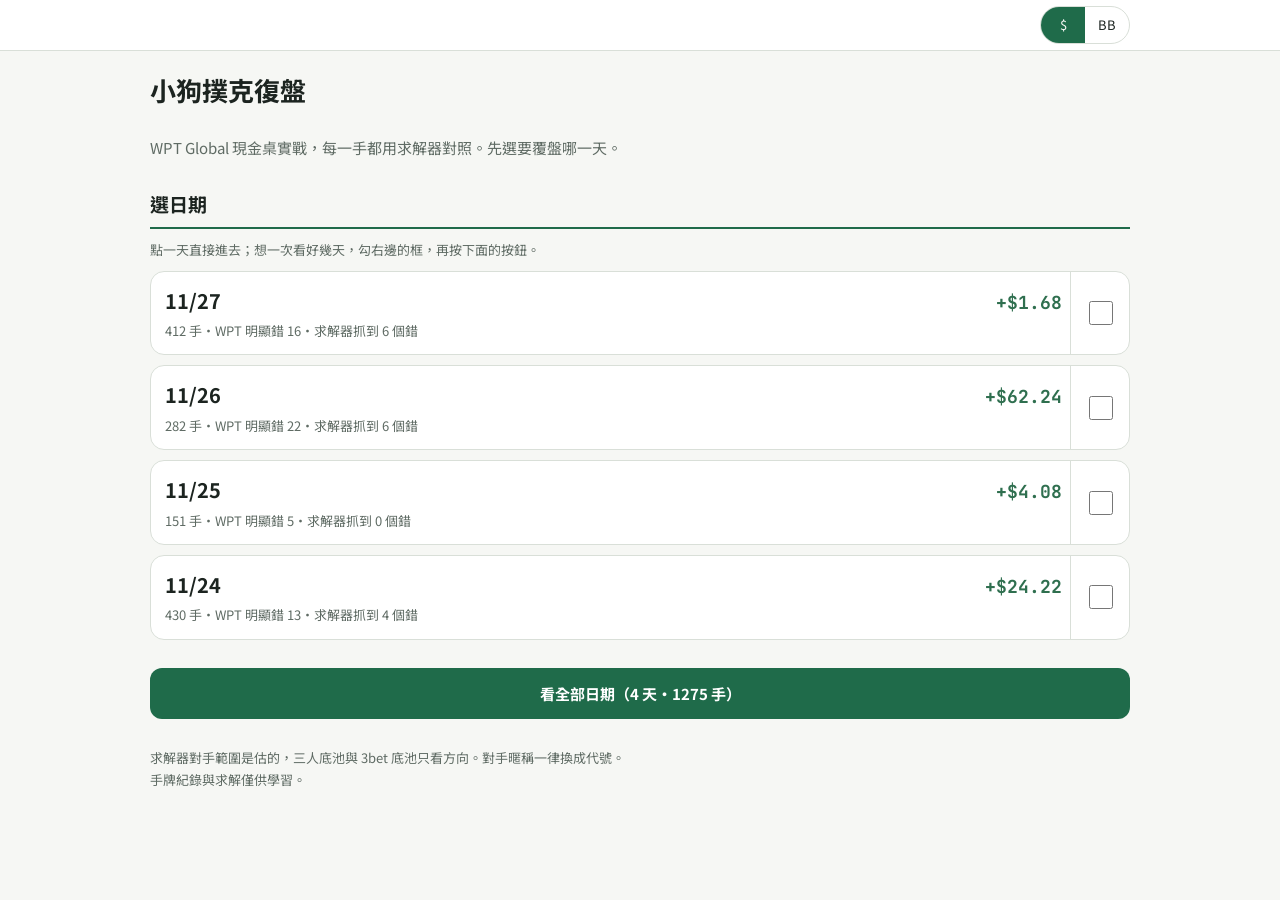
<file: index.html>
<!doctype html><html lang="zh-Hant"><head><meta charset="utf-8"><meta name="viewport" content="width=device-width,initial-scale=1,viewport-fit=cover"><meta name="robots" content="noindex,nofollow">
<link rel="manifest" href="manifest.webmanifest"><meta name="theme-color" content="#1f6b4a"><link rel="apple-touch-icon" href="apple-touch-icon.png"><link rel="icon" href="icon-192.png">
<meta name="apple-mobile-web-app-capable" content="yes"><meta name="mobile-web-app-capable" content="yes"><meta name="apple-mobile-web-app-title" content="牌譜復盤">
<script>if("serviceWorker" in navigator)addEventListener("load",function(){navigator.serviceWorker.register("sw.js")})</script>
<title>小狗撲克復盤</title>
<link rel="stylesheet" href="https://fonts.googleapis.com/css2?family=Noto+Sans+TC:wght@400;500;700&family=JetBrains+Mono:wght@400;600&display=swap">
<link rel="stylesheet" href="app.css?v=83345ce3">
</head><body>
<nav class="top" aria-label="導覽"><div class="topin"><a class="brand" id="back" href="#/" hidden>← 換日期</a><div class="jump" id="jump"></div><div class="seg" role="group" aria-label="金額單位"><button class="chip u" id="u-usd" data-u="usd" aria-pressed="true">$</button><button class="chip u" id="u-bb" data-u="bb" aria-pressed="false">BB</button></div></div></nav>
<main id="app"><p class="mute">載入中…</p></main>
<dialog id="hv" aria-label="完整牌譜"><div class="hvbar"><span class="cnt" id="hvcnt"></span><button class="ib" id="hvshare" aria-label="分享這手">↗ 分享</button><button class="ib" id="hvcopy" aria-label="複製這手的文字">📋 複製</button><button class="ib" id="hvunit" aria-label="切換金額單位">BB</button><button class="ib" id="hvclose" aria-label="關閉">✕ 關閉</button></div><div id="hvbody"></div><div class="hvfoot"><button class="ib" id="hvprev">‹ 上一手</button><button class="ib" id="hvnext">下一手 ›</button></div></dialog>
<script src="app.js?v=83345ce3"></script><script src="dialog.js?v=83345ce3"></script><script>PPH.start()</script>
</body></html>
</file>
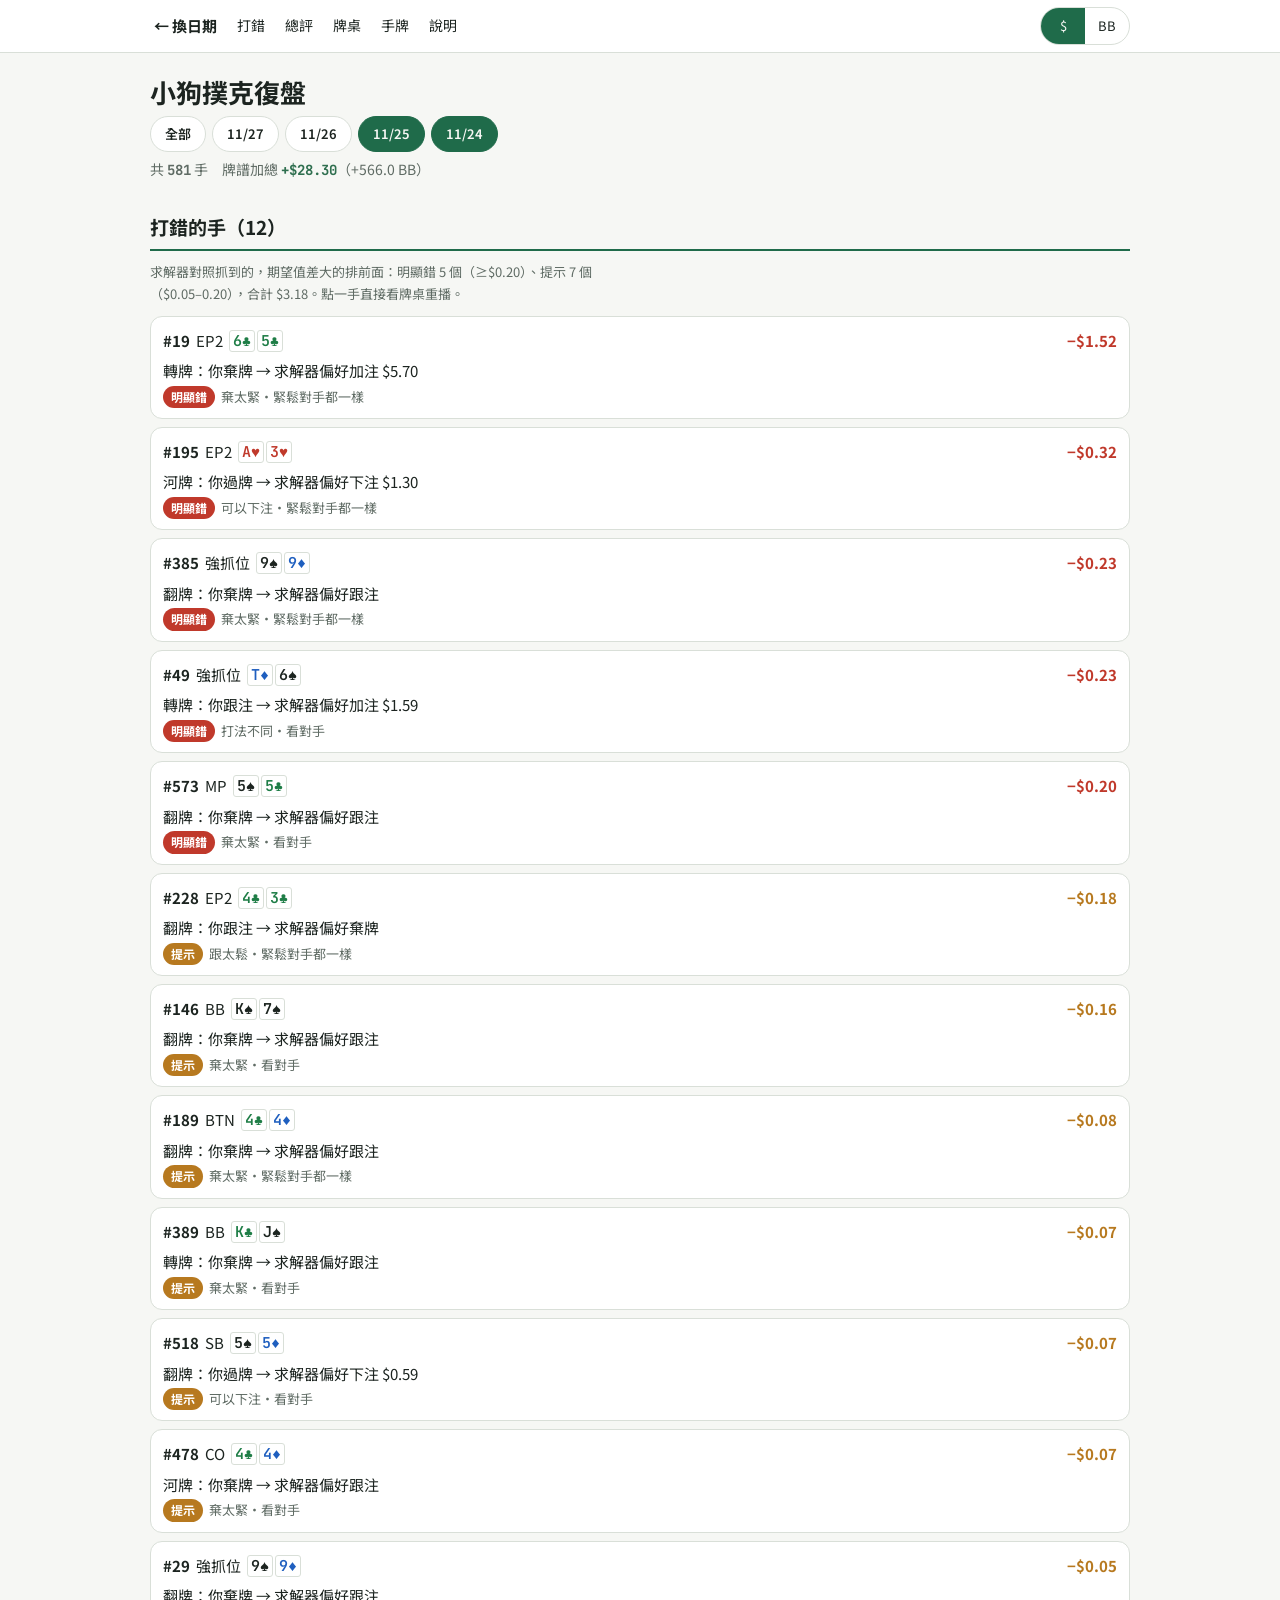
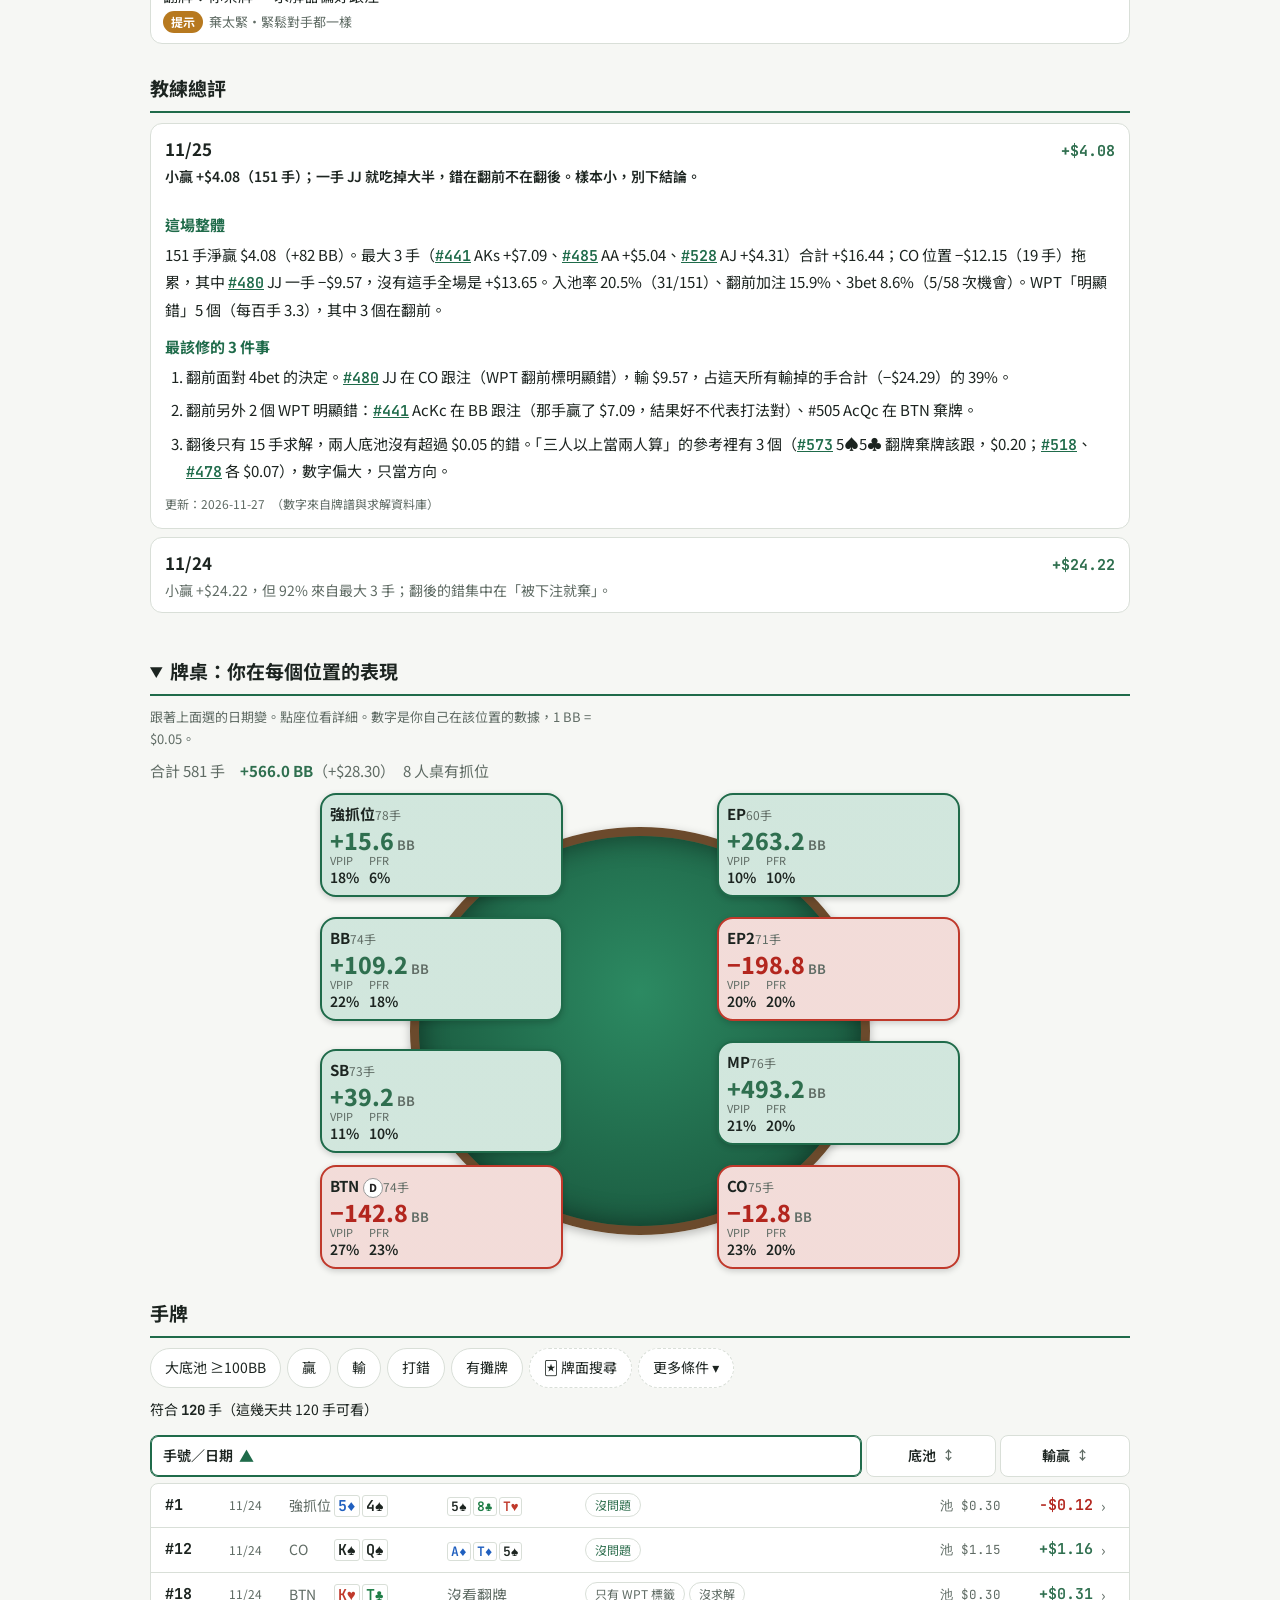
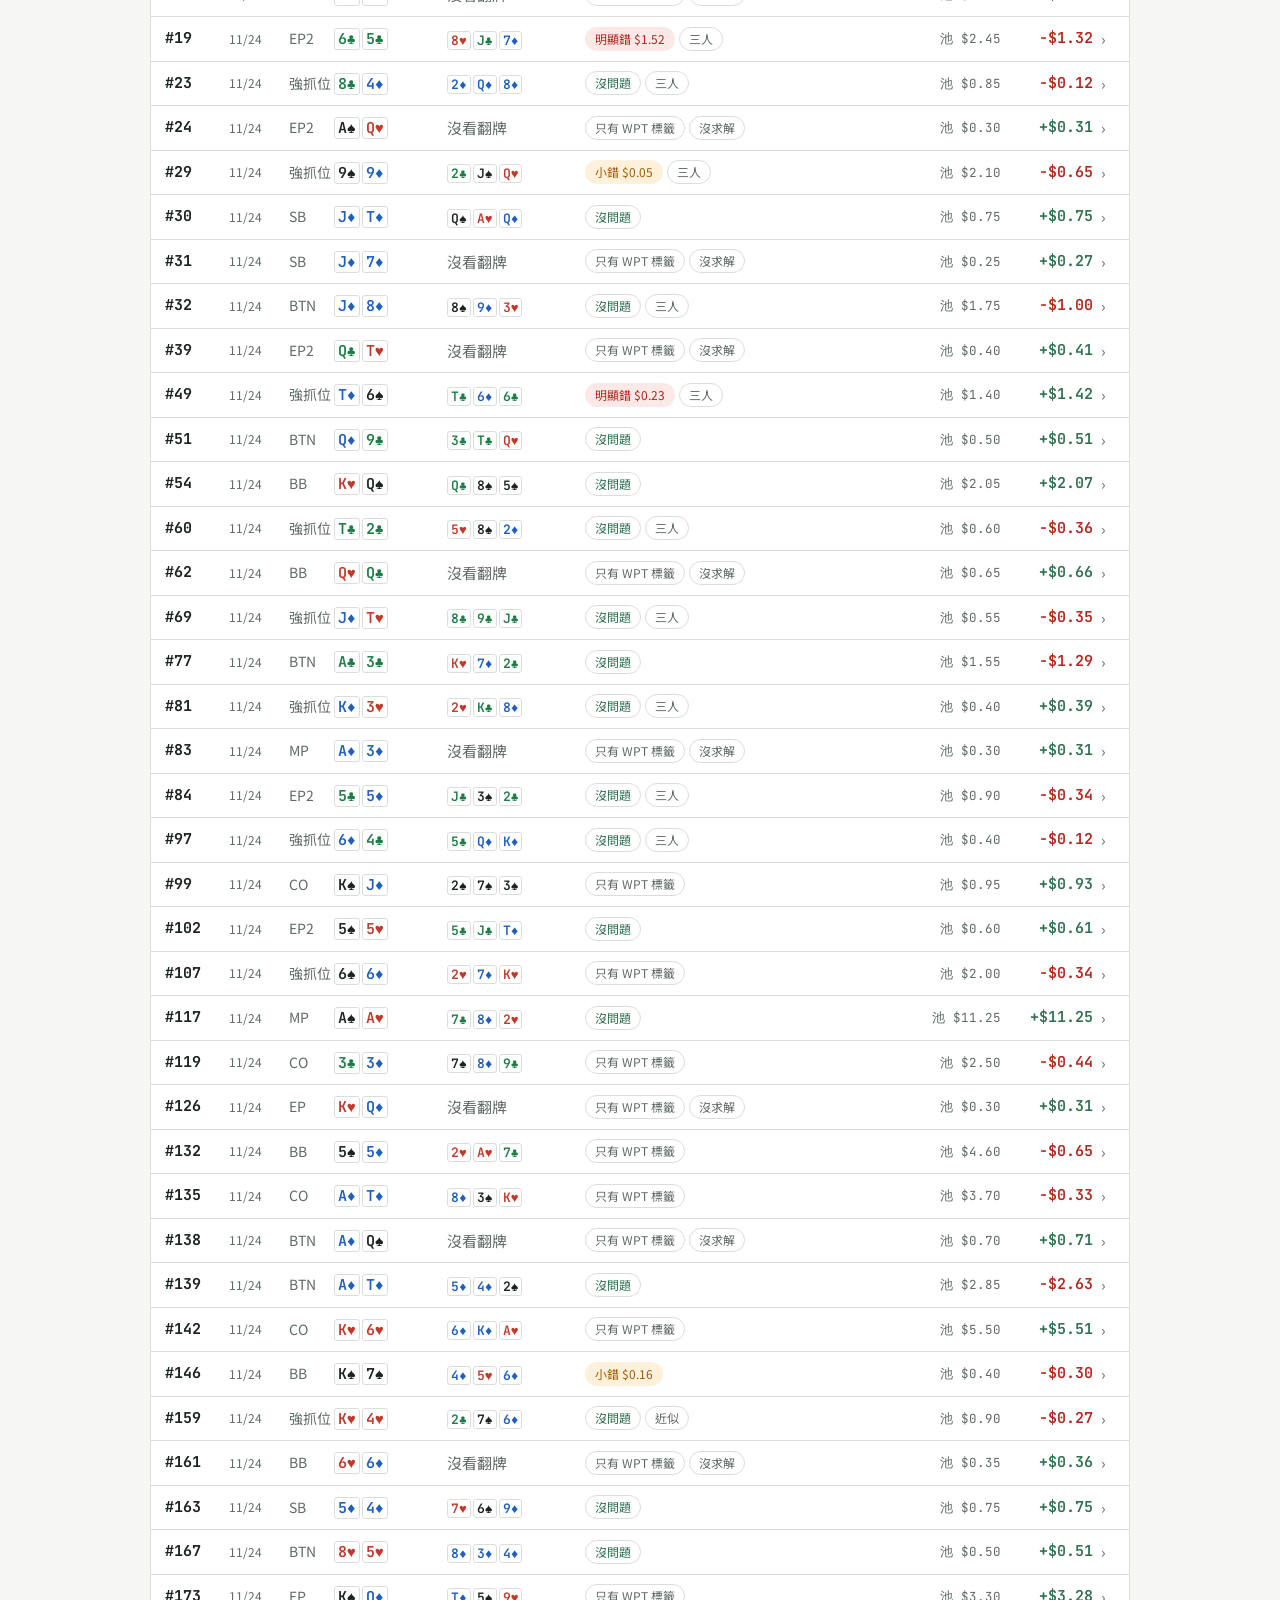
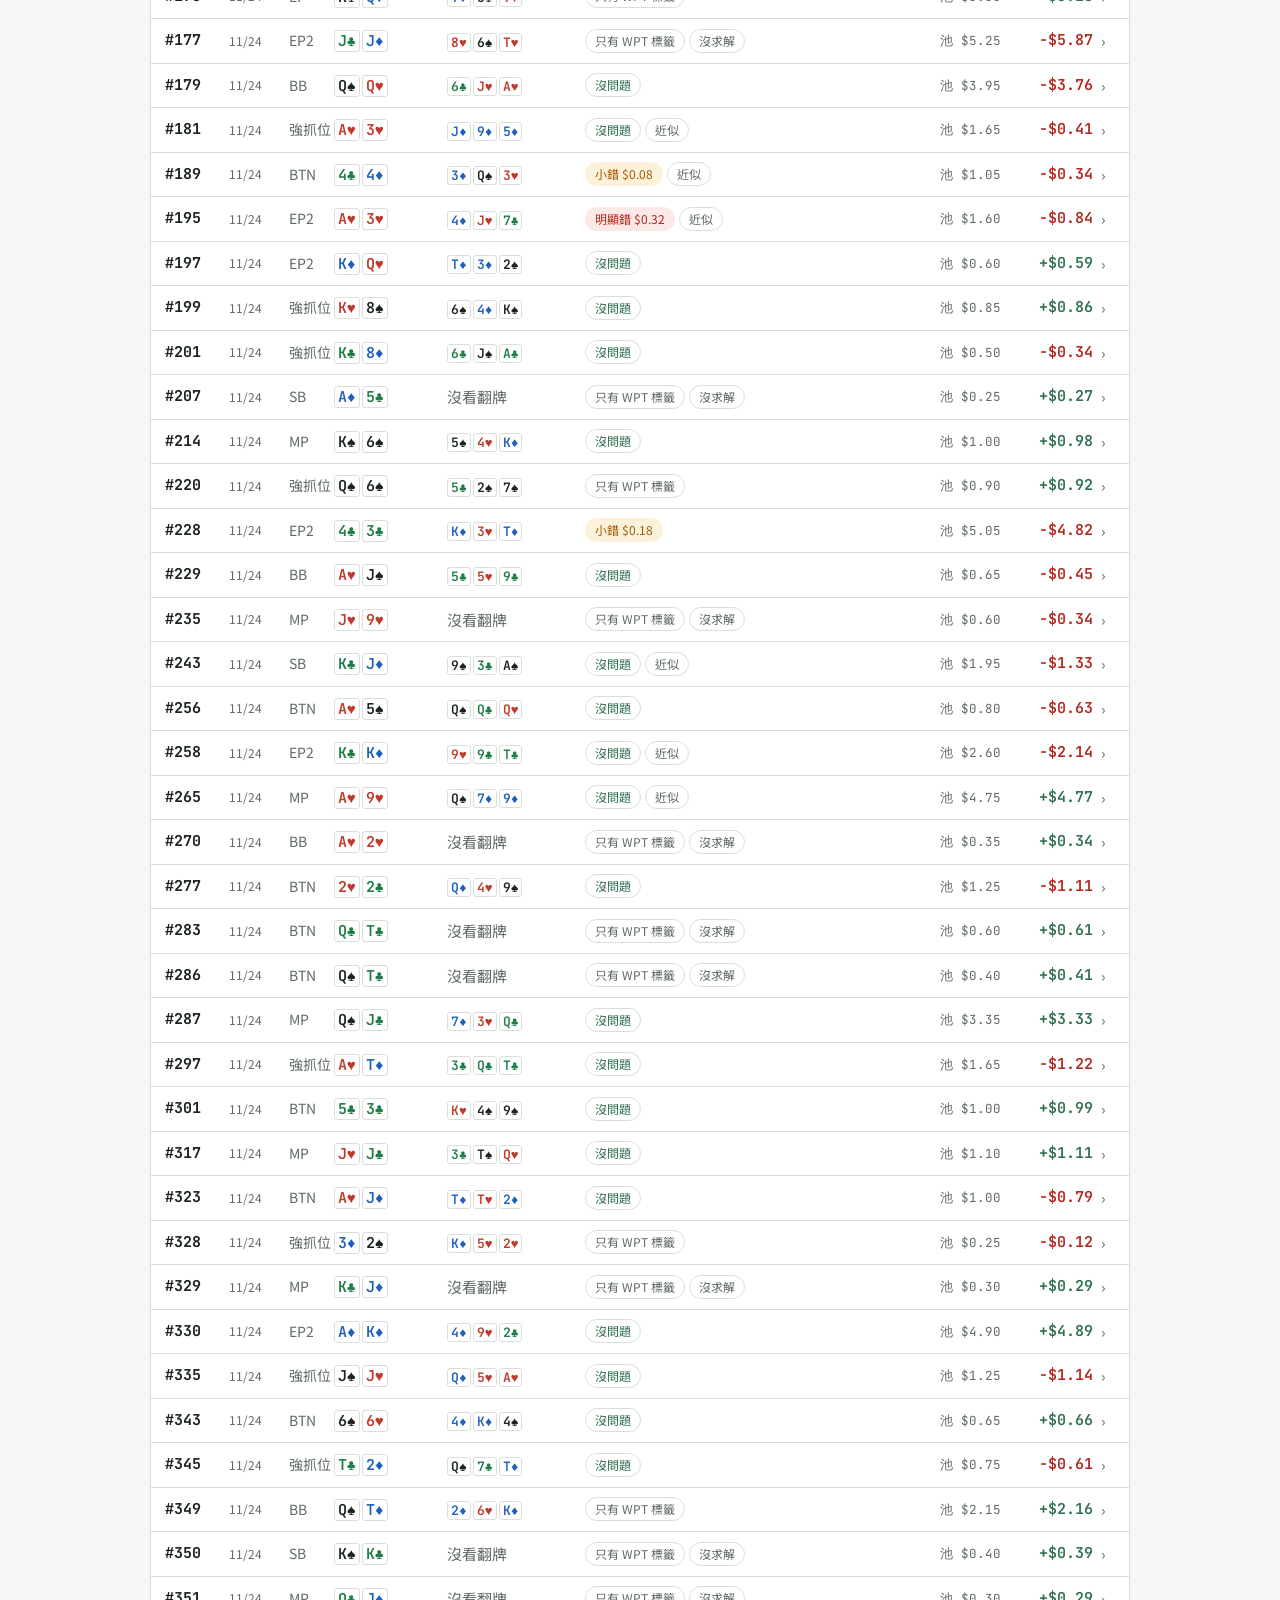
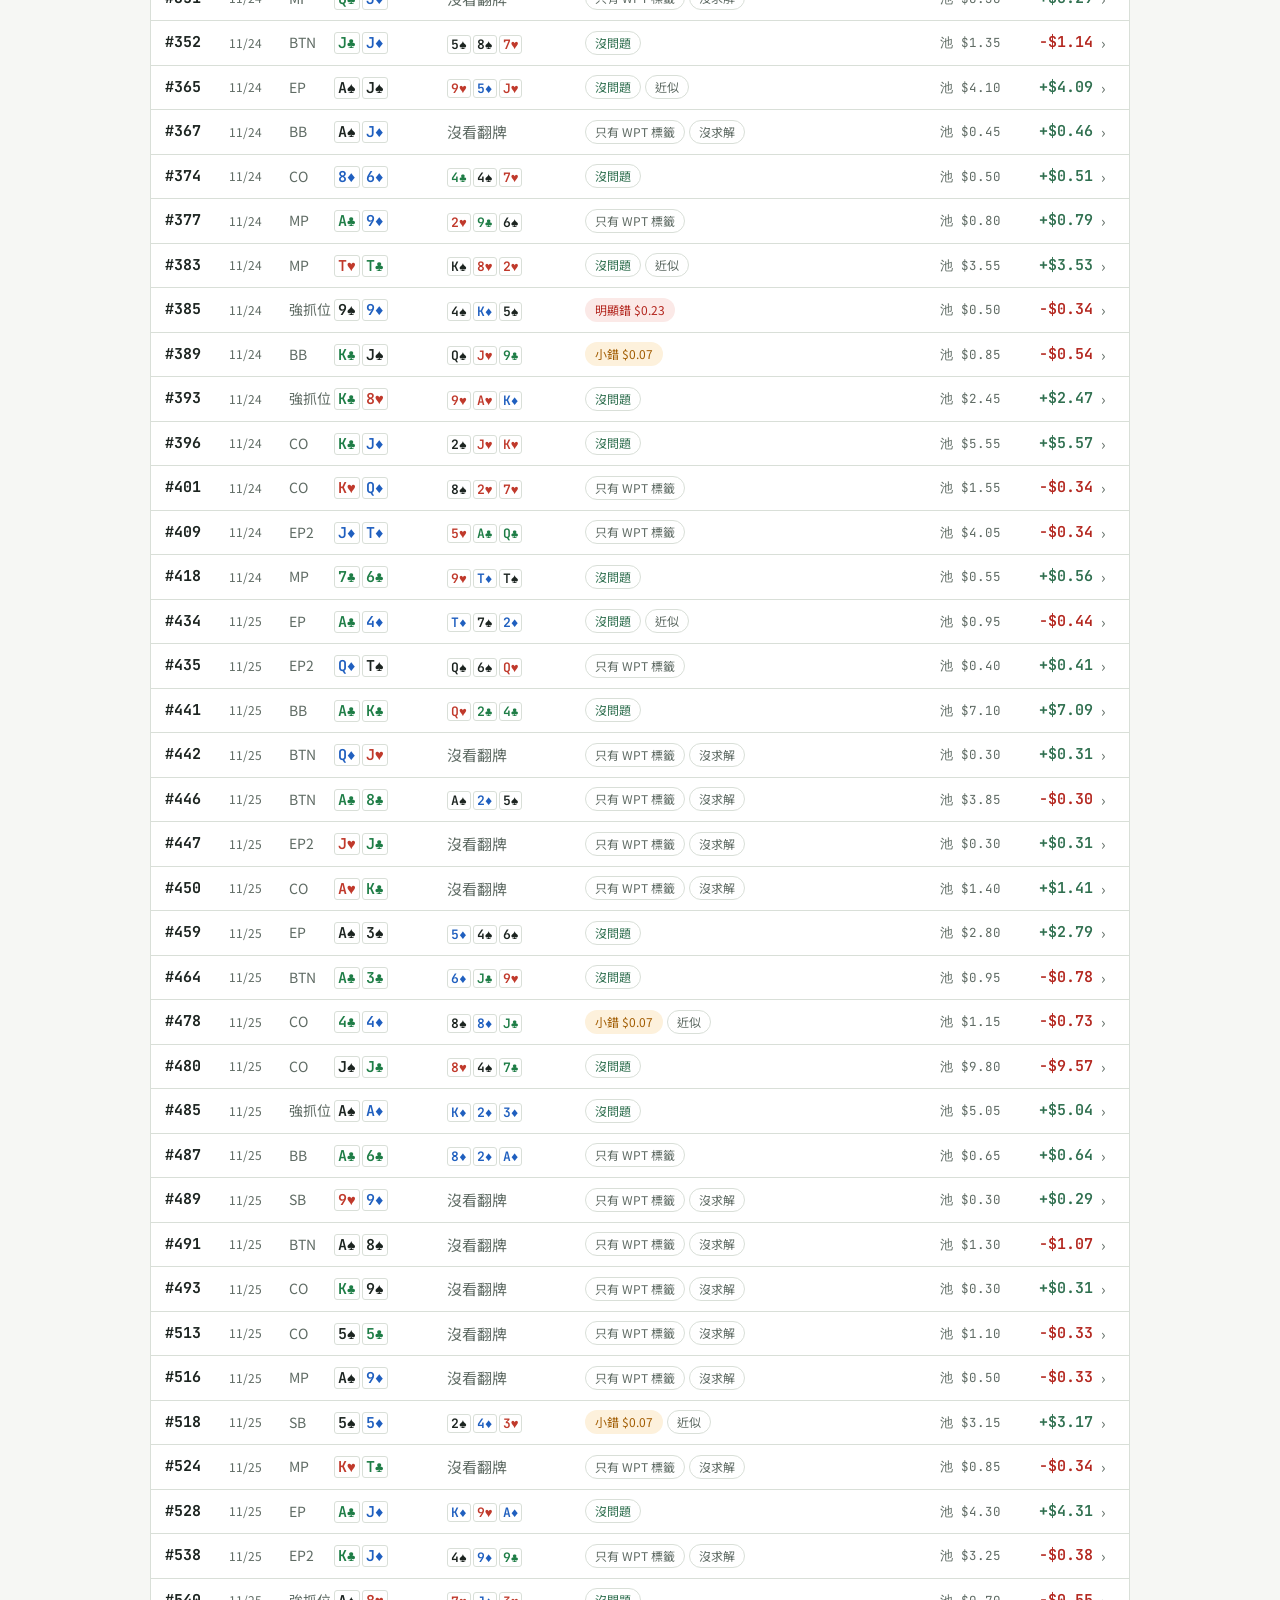
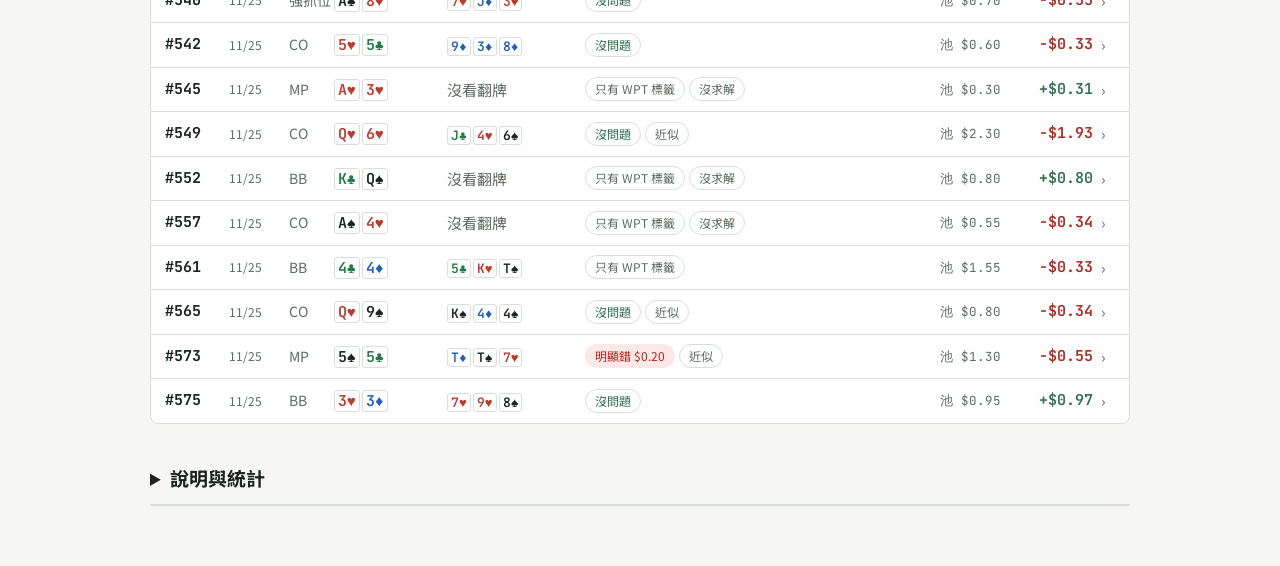
<file: 1124-25/index.html>
<!doctype html><html lang="zh-Hant"><head><meta charset="utf-8"><meta name="viewport" content="width=device-width,initial-scale=1"><meta name="robots" content="noindex,nofollow"><title>小狗撲克復盤</title></head><body>
<p id="m" style="font:16px system-ui;padding:16px;visibility:hidden"><a href="../">打開小狗撲克復盤</a></p><script>setTimeout(function(){document.getElementById("m").style.visibility="visible"},2500)</script>
<script>(function(){var h=location.hash,m=/^#h(\d+)$/.exec(h),M={"s-1124": "2026-11-24", "s-1125": "2026-11-25"},t;
if(m)t='../#/h='+m[1];else{var s=h.slice(1);t='../#/d='+(M[s]||'2026-11-24,2026-11-25')}
location.replace(t)})()</script></body></html>
</file>
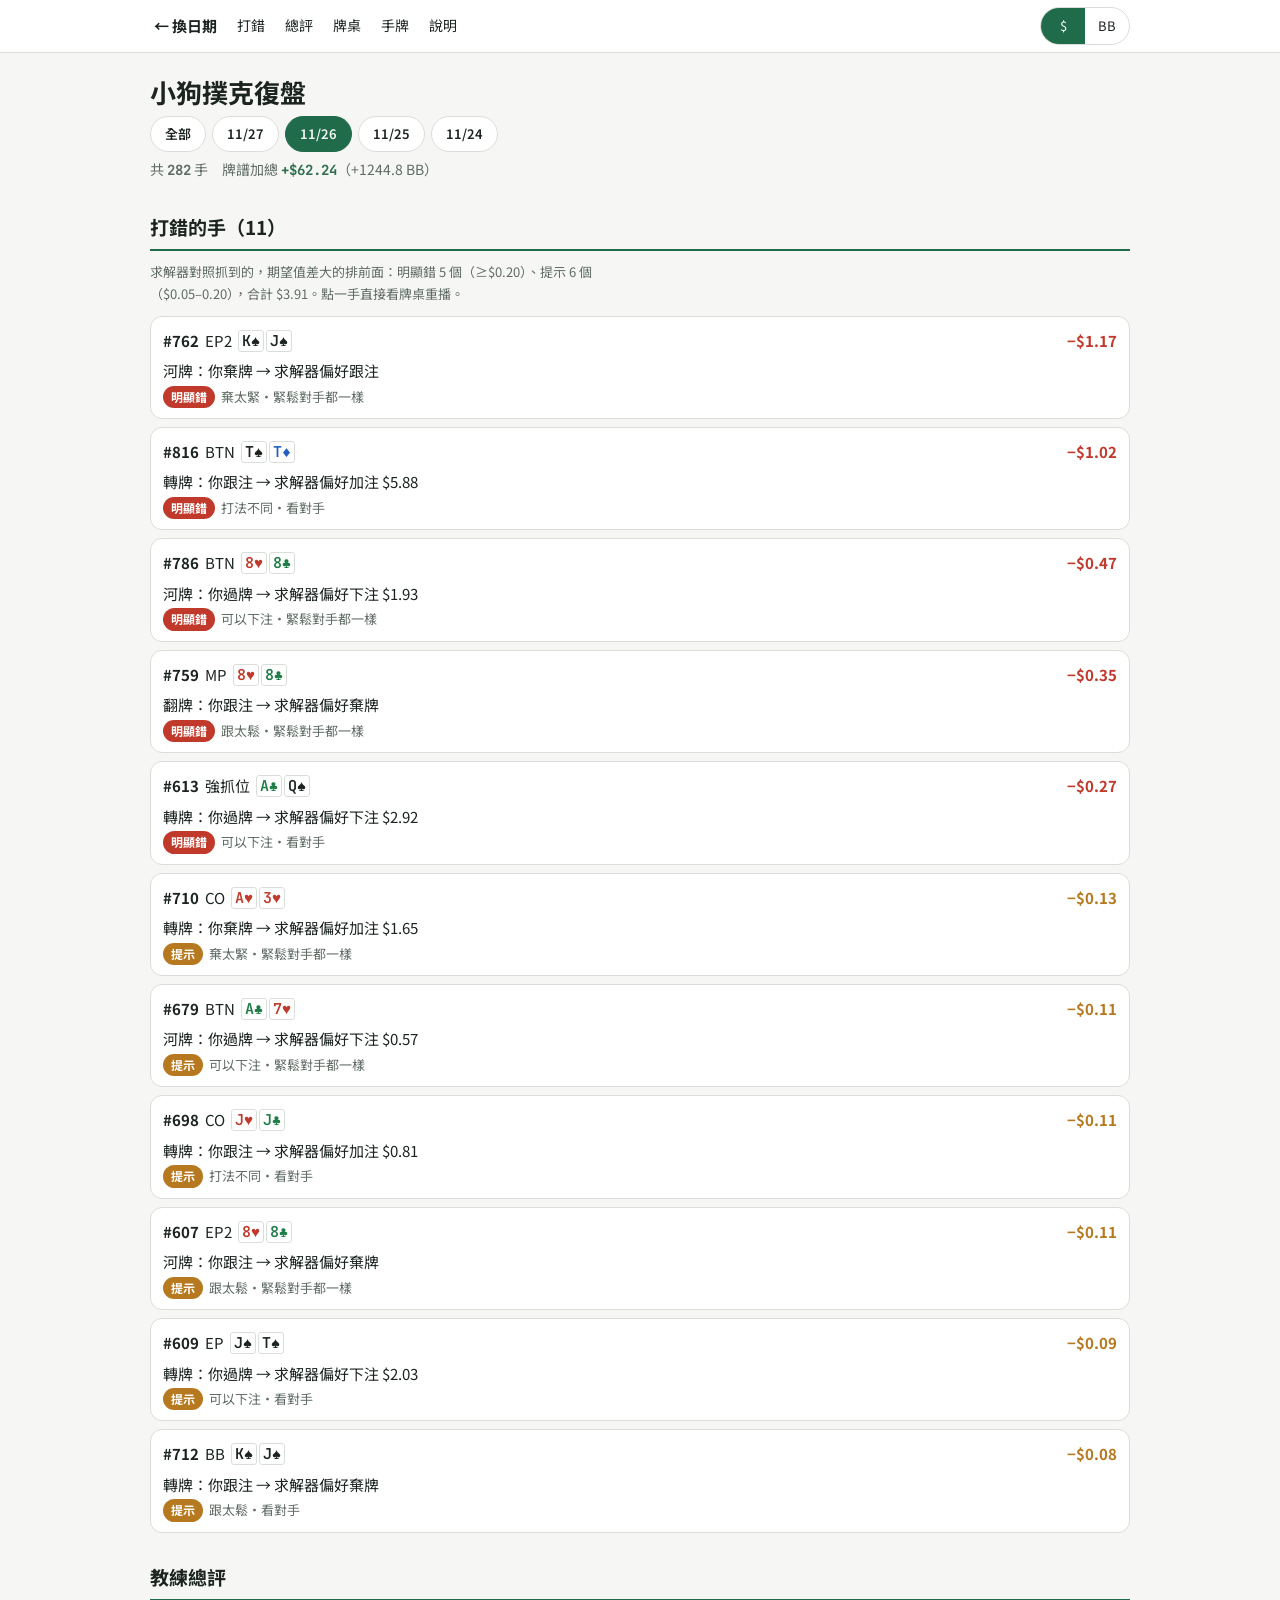
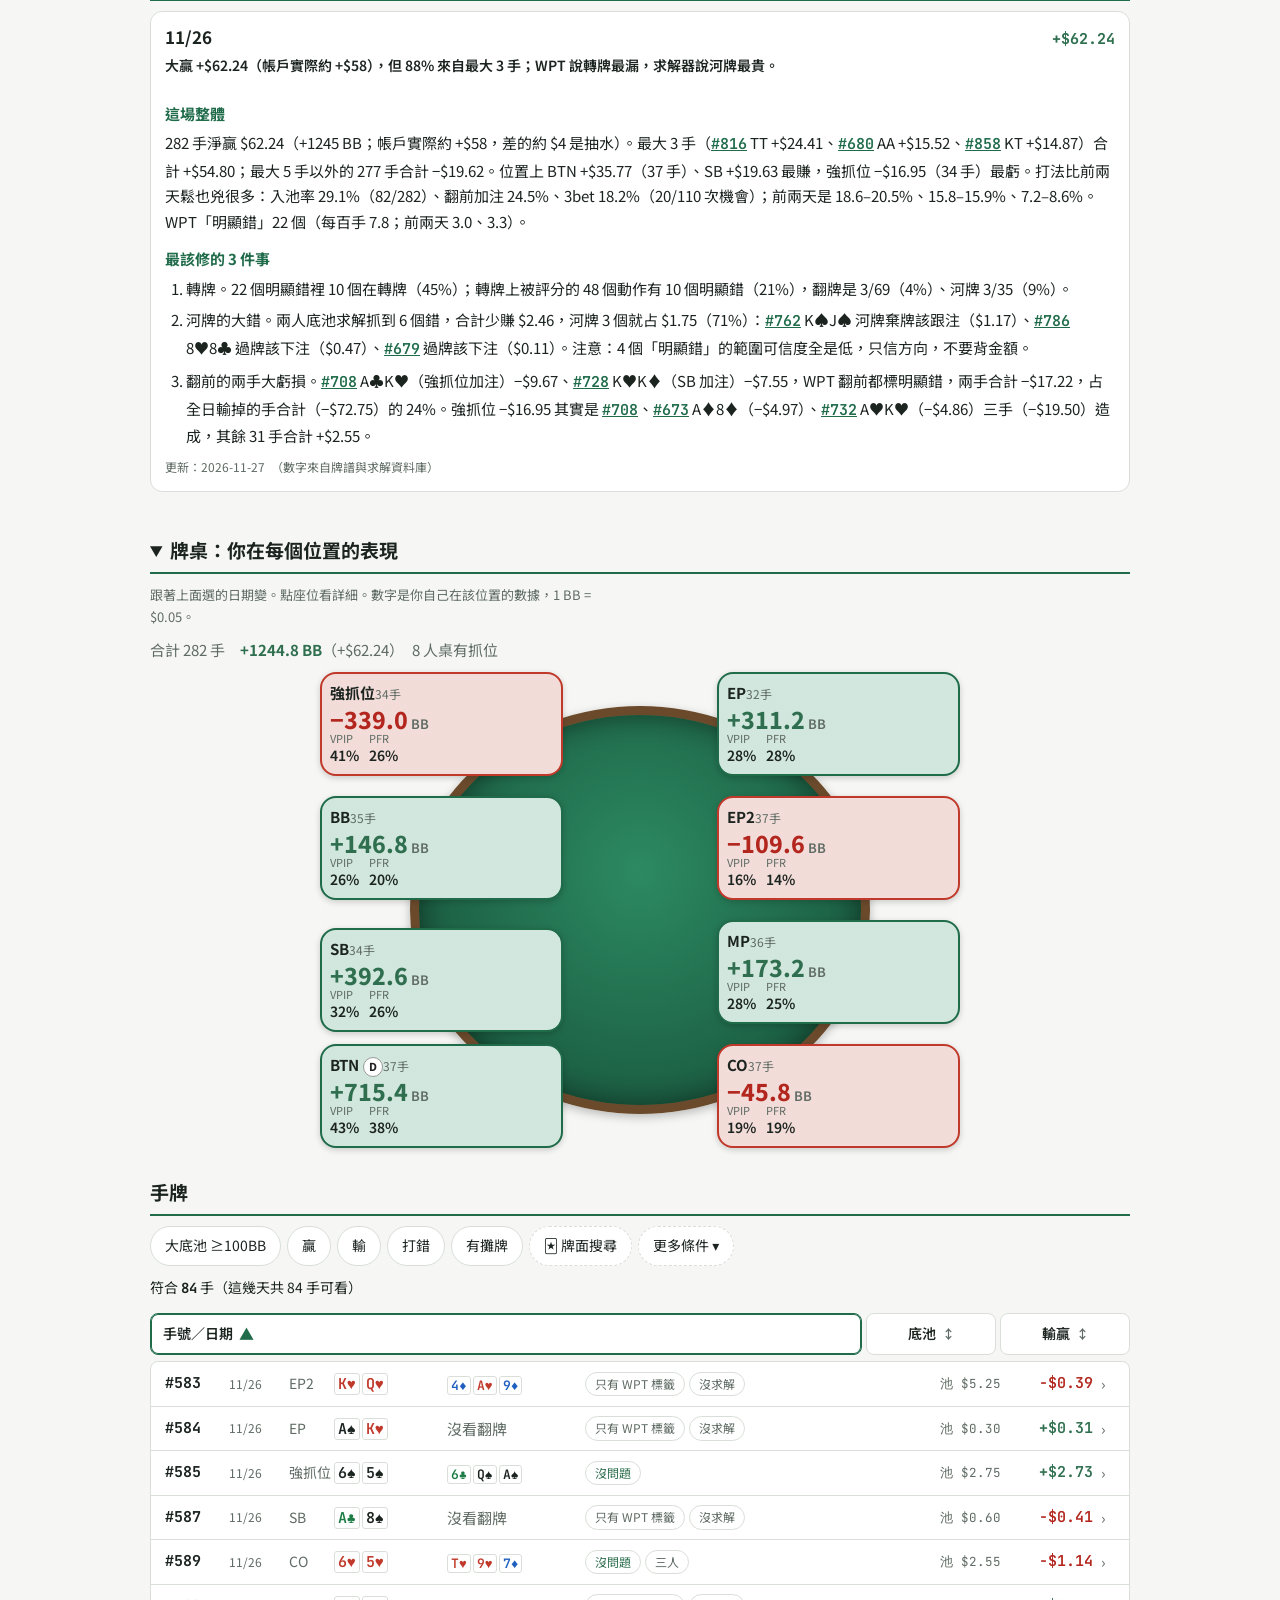
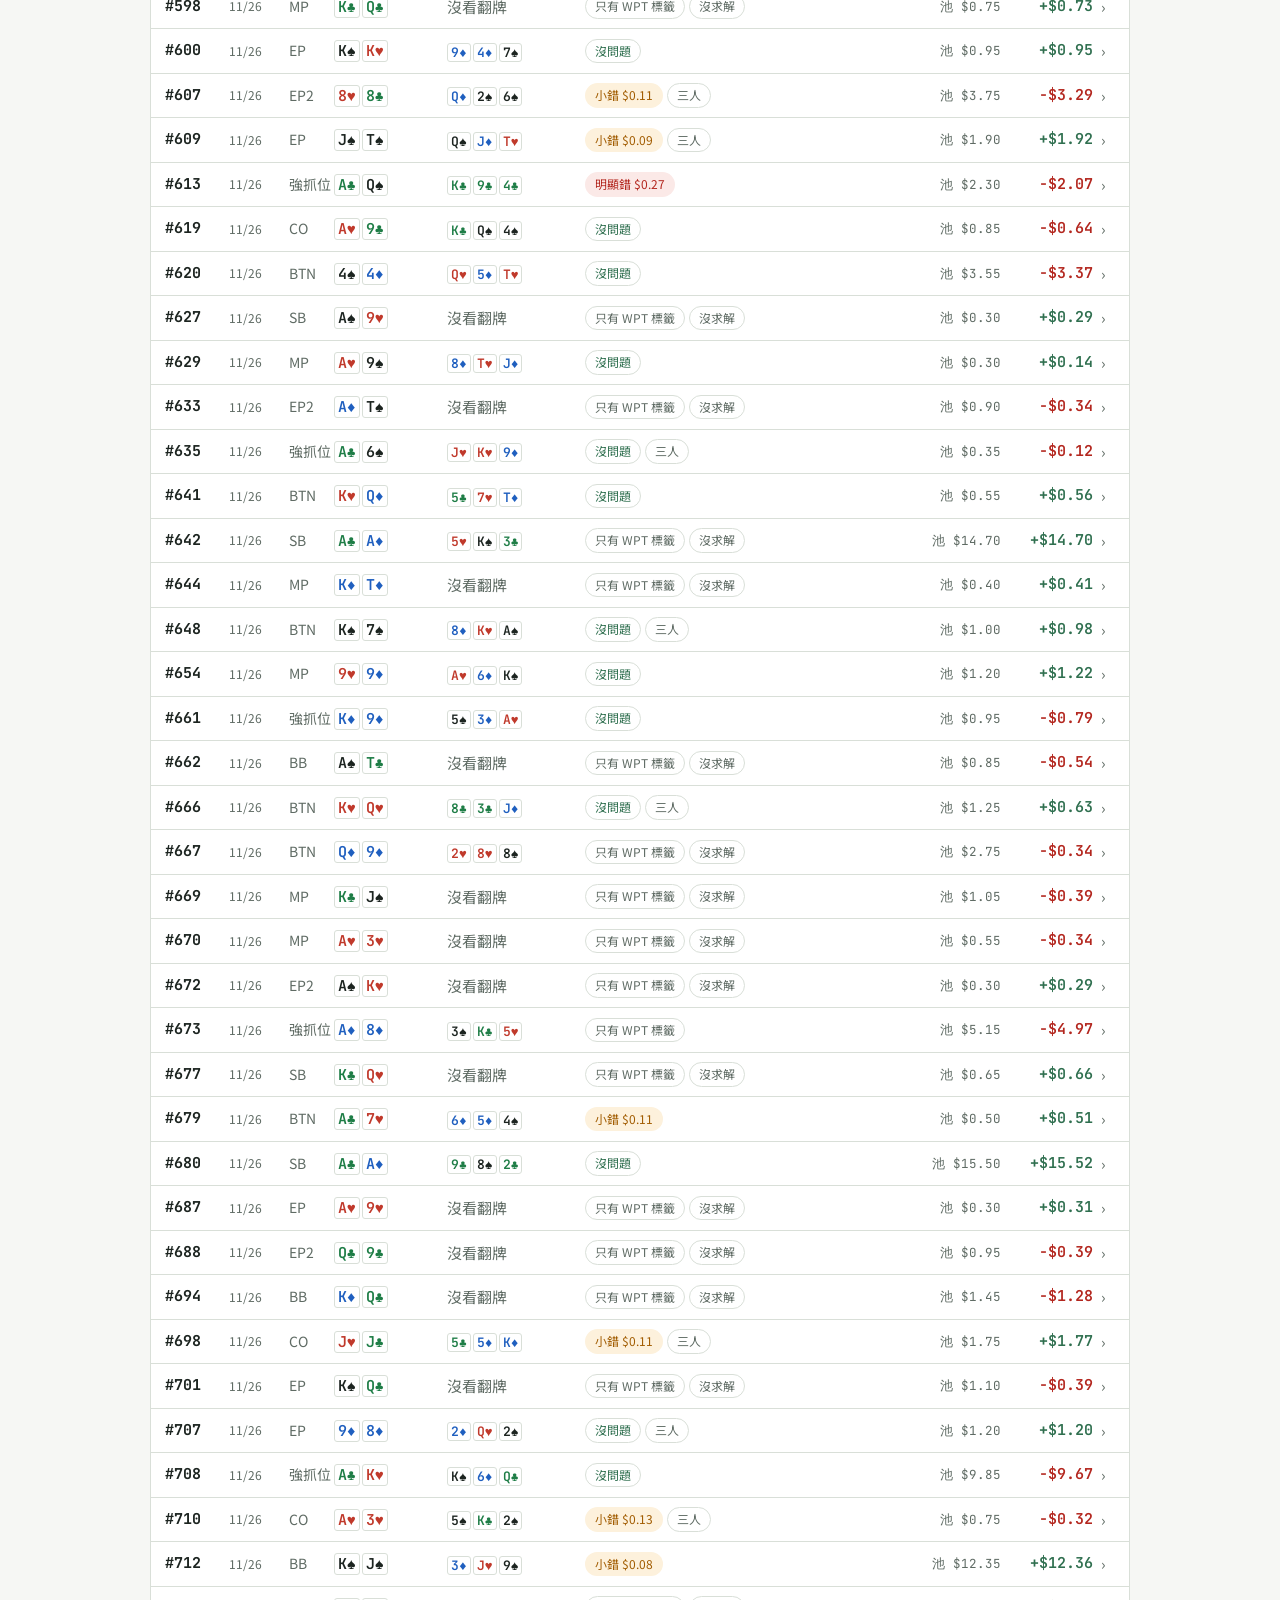
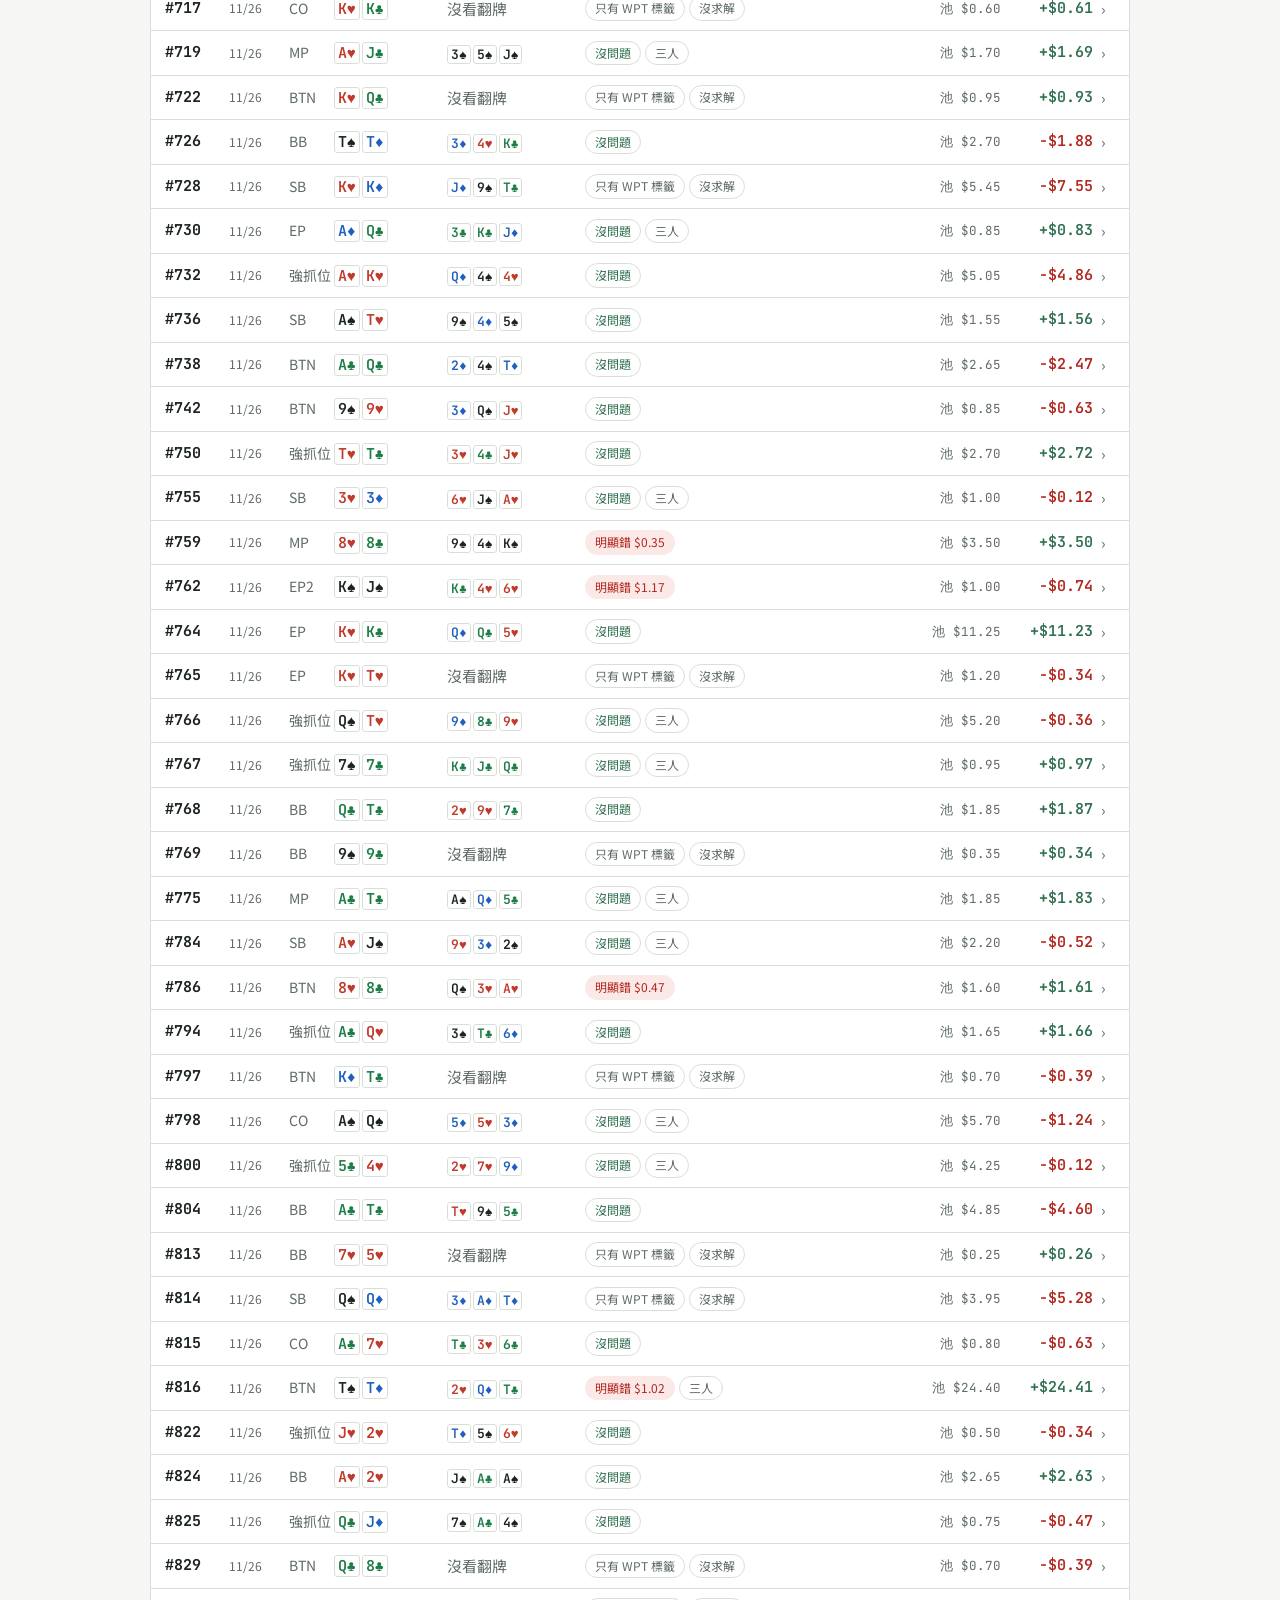
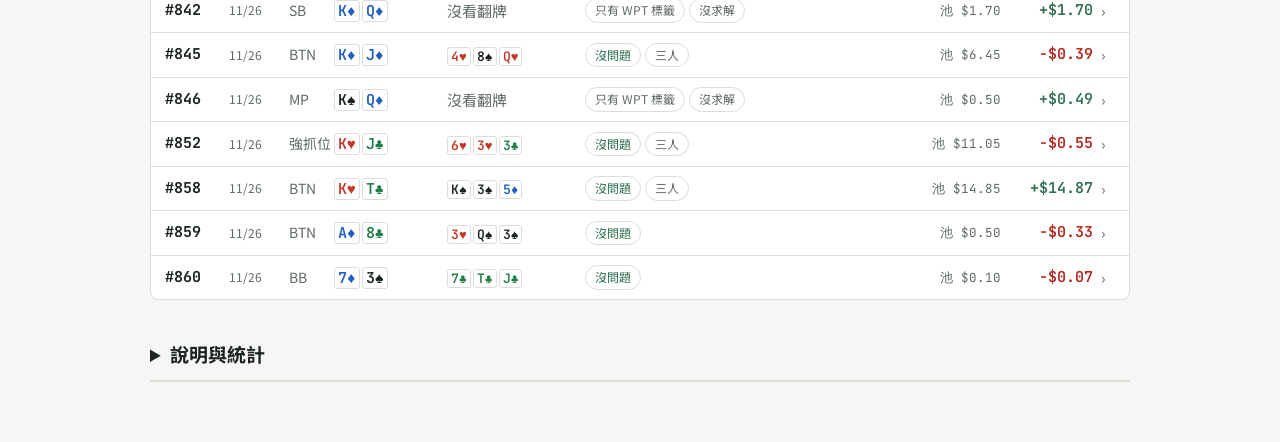
<file: 1126/index.html>
<!doctype html><html lang="zh-Hant"><head><meta charset="utf-8"><meta name="viewport" content="width=device-width,initial-scale=1"><meta name="robots" content="noindex,nofollow"><title>小狗撲克復盤</title></head><body>
<p id="m" style="font:16px system-ui;padding:16px;visibility:hidden"><a href="../">打開小狗撲克復盤</a></p><script>setTimeout(function(){document.getElementById("m").style.visibility="visible"},2500)</script>
<script>(function(){var h=location.hash,m=/^#h(\d+)$/.exec(h),M={"s-1126": "2026-11-26"},t;
if(m)t='../#/h='+m[1];else{var s=h.slice(1);t='../#/d='+(M[s]||'2026-11-26')}
location.replace(t)})()</script></body></html>
</file>
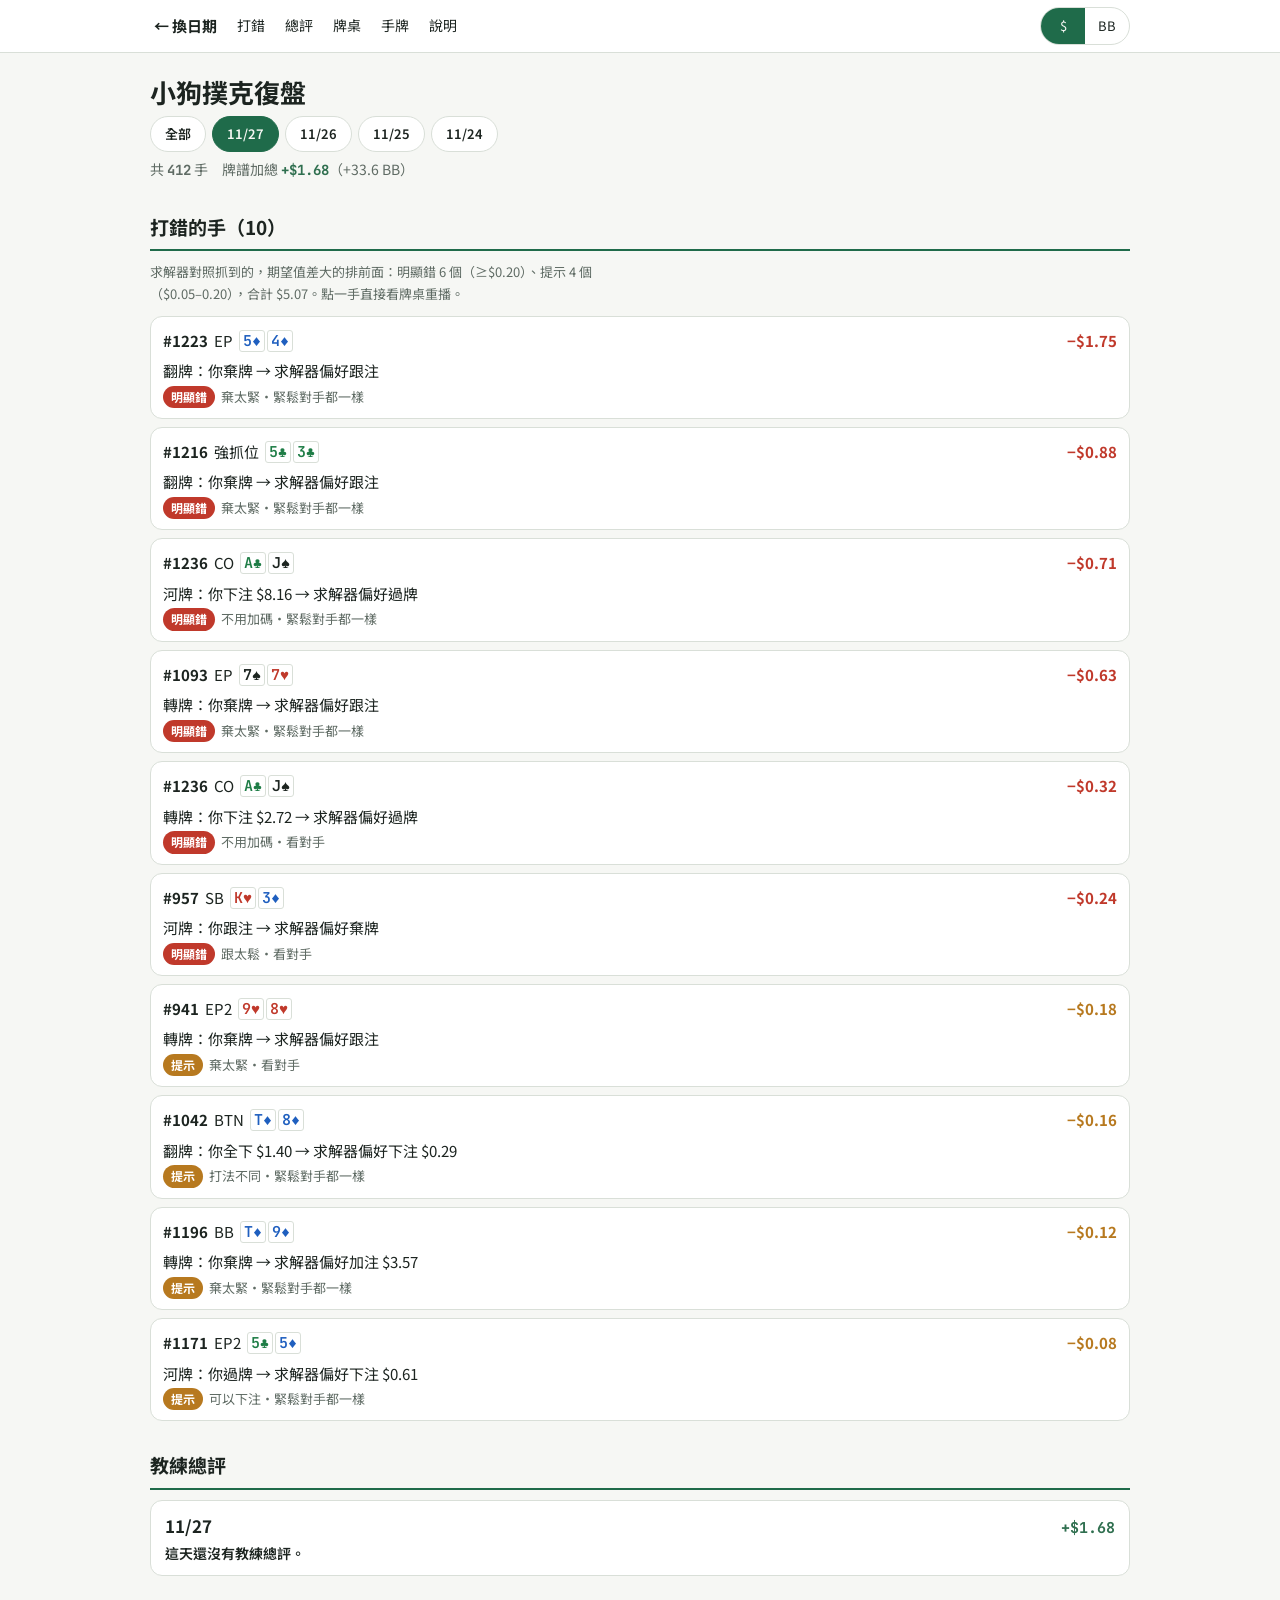
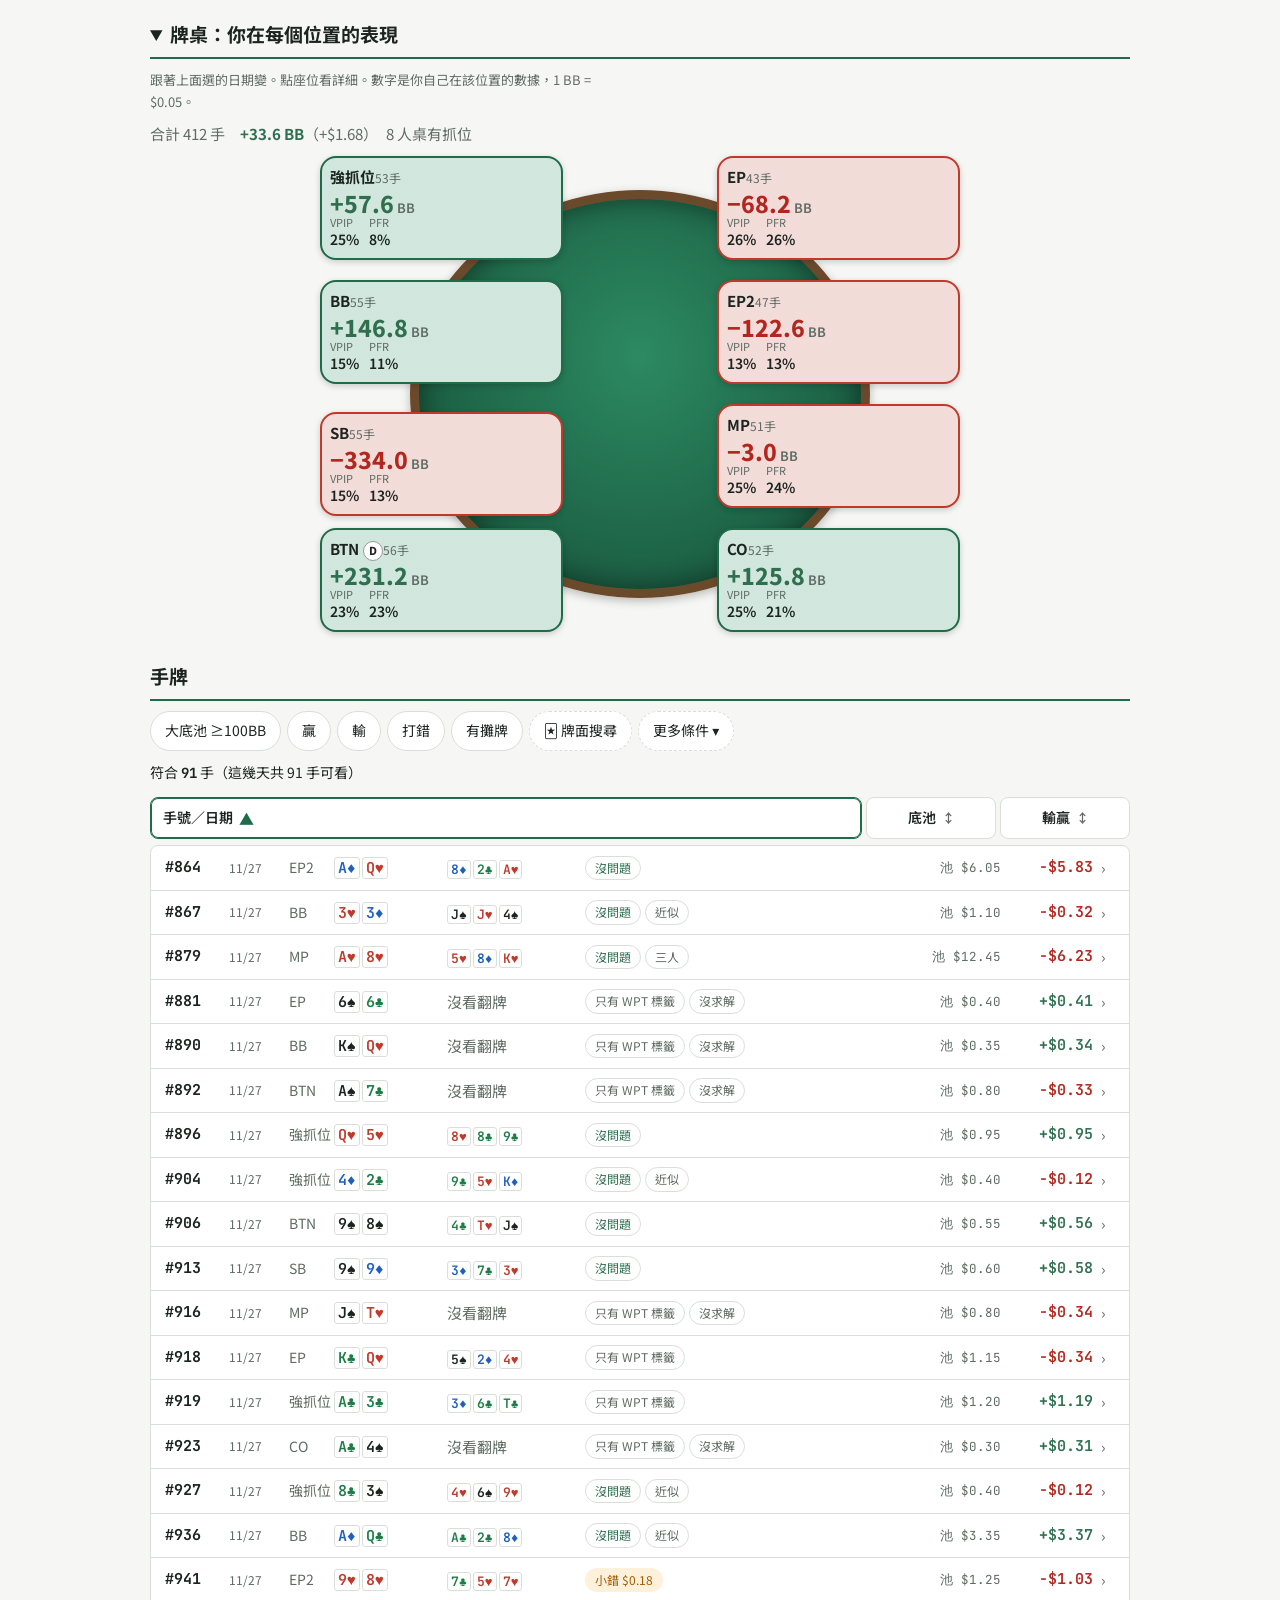
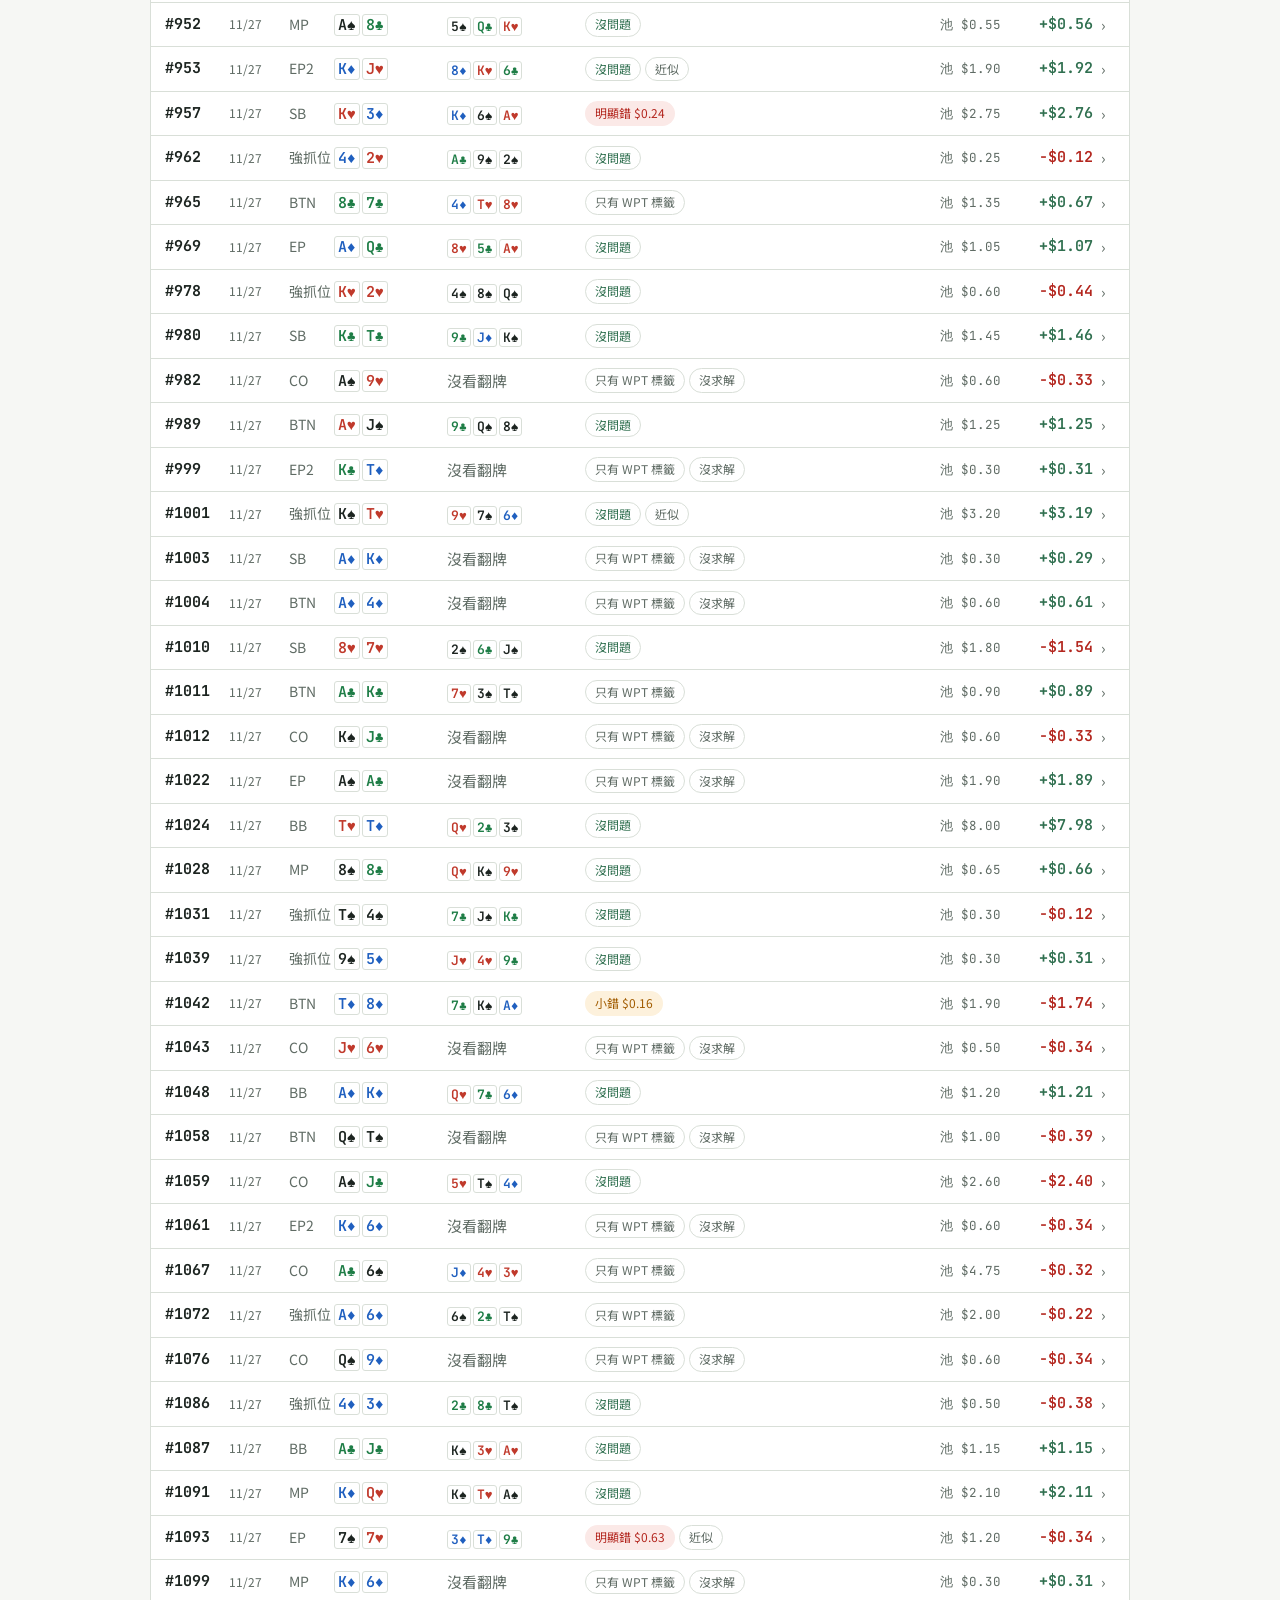
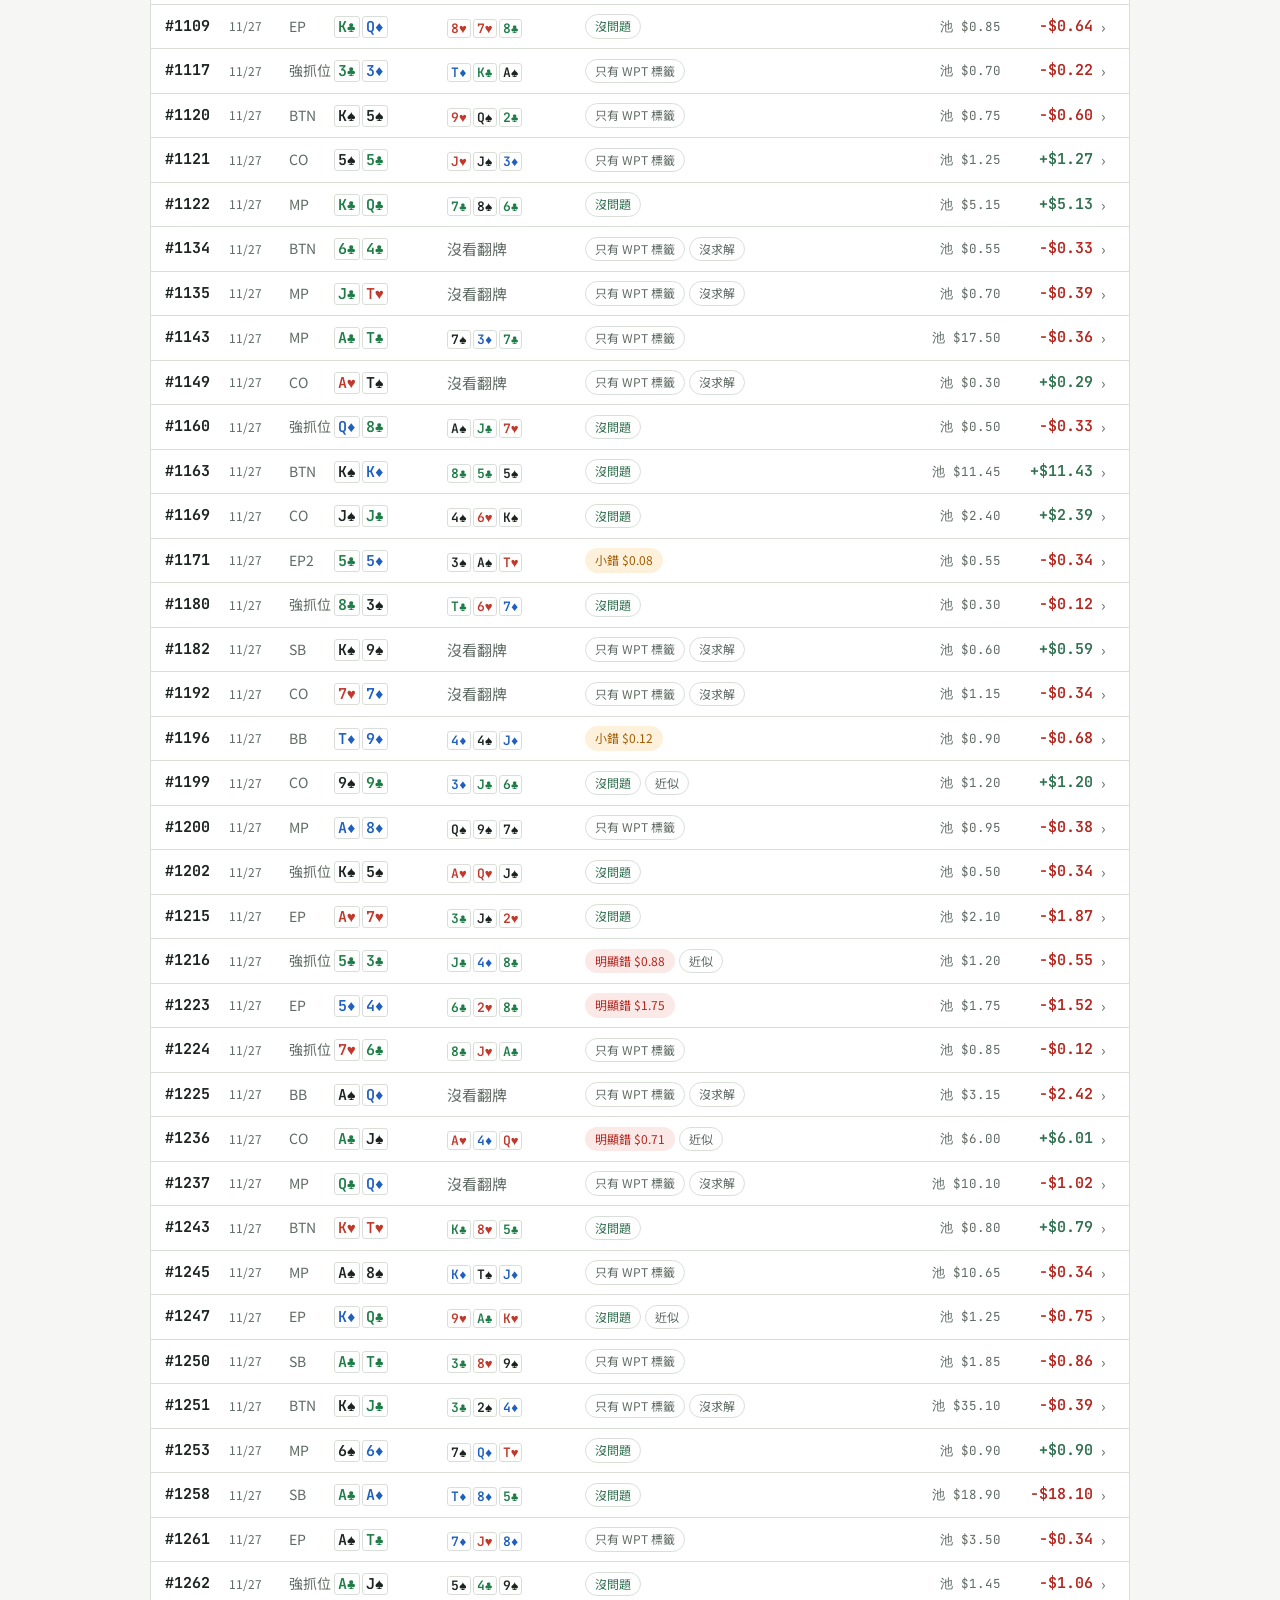
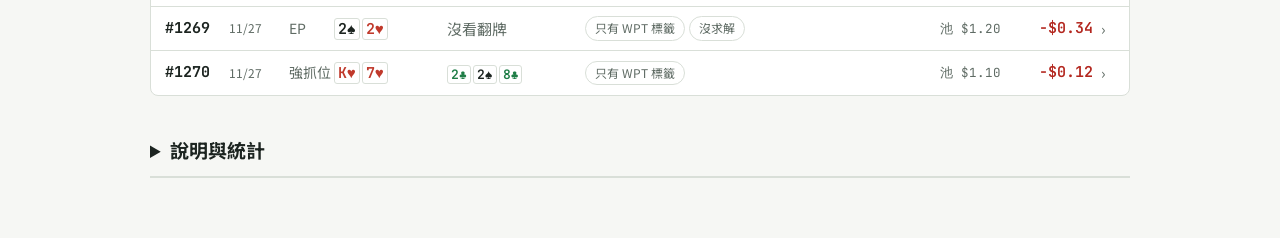
<file: 1127/index.html>
<!doctype html><html lang="zh-Hant"><head><meta charset="utf-8"><meta name="viewport" content="width=device-width,initial-scale=1"><meta name="robots" content="noindex,nofollow"><title>小狗撲克復盤</title></head><body>
<p id="m" style="font:16px system-ui;padding:16px;visibility:hidden"><a href="../">打開小狗撲克復盤</a></p><script>setTimeout(function(){document.getElementById("m").style.visibility="visible"},2500)</script>
<script>(function(){var h=location.hash,m=/^#h(\d+)$/.exec(h),M={"s-1127": "2026-11-27"},t;
if(m)t='../#/h='+m[1];else{var s=h.slice(1);t='../#/d='+(M[s]||'2026-11-27')}
location.replace(t)})()</script></body></html>
</file>
<file: app.css>
/* 版面：單欄報告，上面摘要與「最貴的錯」表，下面逐手可展開；牌面用等寬小牌標 */
:root{--bg:#f6f7f4;--panel:#ffffff;--fg:#1c2420;--mute:#5f6b64;--line:#d9dfd8;--felt:#1f6b4a;--bad:#b3261e;--warn:#a15c00;--ok:#2f6f4f;--badbg:#fbe9e7;--warnbg:#fdf1dc;--red:#c0392b;--blue:#1f5fbf;--grn:#1e7d46;
--sans:"Noto Sans TC","PingFang TC","Microsoft JhengHei",system-ui,sans-serif;--mono:"JetBrains Mono",ui-monospace,Menlo,monospace}
@media (prefers-color-scheme: dark){:root:not([data-theme="light"]){--bg:#121613;--panel:#1a201c;--fg:#e6ebe6;--mute:#9aa69e;--line:#2c352f;--felt:#5fc394;--bad:#ff8a80;--warn:#f0b35a;--ok:#7fd3a4;--badbg:#3a1f1d;--warnbg:#3a2e17;--red:#ff8a80;--blue:#8ab4ff;--grn:#7fd3a4;color-scheme:dark}}
:root[data-theme="dark"]{--bg:#121613;--panel:#1a201c;--fg:#e6ebe6;--mute:#9aa69e;--line:#2c352f;--felt:#5fc394;--bad:#ff8a80;--warn:#f0b35a;--ok:#7fd3a4;--badbg:#3a1f1d;--warnbg:#3a2e17;--red:#ff8a80;--blue:#8ab4ff;--grn:#7fd3a4;color-scheme:dark}
body{background:var(--bg);color:var(--fg);font-family:var(--sans);font-size:15px;line-height:1.7;-webkit-text-size-adjust:100%}
main{max-width:980px;margin:0 auto;box-sizing:content-box;padding-block:22px 60px;padding-left:max(16px,env(safe-area-inset-left,0px));padding-right:max(16px,env(safe-area-inset-right,0px));display:flex;flex-direction:column;gap:28px}
h1{font-size:26px;line-height:1.3;margin:0;text-wrap:balance}
h2{font-size:19px;margin:0 0 10px;padding-bottom:6px;border-bottom:2px solid var(--felt);text-wrap:balance}
h3{font-size:15px;margin:0 0 6px}
p{margin:0 0 10px;max-width:68ch}
ul{margin:0 0 10px;padding-left:1.3em;max-width:70ch}
small,.mute{color:var(--mute)}
a{color:var(--felt)}
.lede{font-size:16px}
.stats{display:grid;grid-template-columns:repeat(auto-fit,minmax(min(100%,190px),1fr));gap:10px}
.stat{background:var(--panel);border:1px solid var(--line);border-radius:6px;padding:10px 12px}
.stat b{display:block;font-family:var(--mono);font-size:22px;font-variant-numeric:tabular-nums}
.stat span{color:var(--mute);font-size:13px}
.scroll{overflow-x:auto;background:var(--panel);border:1px solid var(--line);border-radius:6px}
table{border-collapse:collapse;width:100%;font-size:14px}
th,td{padding:7px 10px;text-align:left;border-bottom:1px solid var(--line);white-space:nowrap;vertical-align:middle}
th{font-weight:500;color:var(--mute);font-size:13px}
tr:last-child td{border-bottom:0}
.num{font-family:var(--mono);font-variant-numeric:tabular-nums;text-align:right}
tr.big td:first-child{color:var(--bad);font-weight:600}
tr.small td:first-child{color:var(--warn)}
.cd{font-family:var(--mono);font-weight:600;border:1px solid var(--line);border-radius:3px;padding:0 3px;margin-right:2px;background:var(--panel)}
.cd.h{color:var(--red)}.cd.d{color:var(--blue)}.cd.c{color:var(--grn)}
details.hand{background:var(--panel);border:1px solid var(--line);border-radius:6px}
details.hand+details.hand{margin-top:8px}
details.hand>summary{cursor:pointer;padding:9px 12px;display:flex;flex-wrap:wrap;gap:6px 12px;align-items:center}
details.hand>summary:focus-visible{outline:2px solid var(--felt)}
details.hand .body{padding:4px 12px 14px;display:flex;flex-direction:column;gap:12px;min-width:0}
.pill{font-size:12px;border-radius:99px;padding:1px 9px;border:1px solid var(--line);color:var(--mute)}
.pill.big{background:var(--badbg);color:var(--bad);border-color:transparent}
.pill.small{background:var(--warnbg);color:var(--warn);border-color:transparent}
.pill.ok{color:var(--ok)}
.decision{border-left:3px solid var(--line);padding-left:10px}
.decision.big{border-color:var(--bad)}.decision.small{border-color:var(--warn)}.decision.ok{border-color:var(--ok)}
.s4{margin-top:8px;font-size:13.5px}.s4 summary{cursor:pointer}.s4v{margin:4px 0}.s4t{border-collapse:collapse;font-size:13px;width:100%}.s4t td,.s4t th{padding:3px 6px;border-bottom:1px solid var(--line);text-align:left;vertical-align:top}.s4t td.num{text-align:right;font-variant-numeric:tabular-nums;white-space:nowrap}.s4t tr.me td{font-weight:600}.s4me,.s4best{display:inline-block;font-size:11px;border:1px solid var(--line);border-radius:4px;padding:0 4px;margin-right:3px}.s4best{border-color:currentColor}
.opts{display:flex;flex-wrap:wrap;gap:6px;margin-top:4px}
.opt{display:inline-flex;flex-direction:column;border:1px solid var(--line);border-radius:5px;padding:3px 9px;font-size:13px;line-height:1.4}
.opt i{font-style:normal;font-family:var(--mono)}.opt u{text-decoration:none;font-family:var(--mono);color:var(--mute);font-size:12px}
.opt.did{outline:2px solid var(--fg)}
details.rg{margin-top:8px}details.rg>summary{cursor:pointer;font-size:13px;color:var(--blue);list-style:none;padding:6px 0;min-height:32px}
.rgw{--fo:#3d7fd6;--ck:#5cb860;--b1:#e0534a;--b2:#c2362f;--b3:#9b2620;--ai:#6e1414}
.rgsum{display:flex;gap:4px;margin:4px 0}.rgsum div{flex:1;min-width:0;border-radius:5px;padding:5px 7px;color:#fff;line-height:1.25}
.rgsum b{display:block;font-size:12px;font-weight:600;white-space:nowrap;overflow:hidden;text-overflow:ellipsis}.rgsum i{font-style:normal;font-size:clamp(15px,4.6vw,22px);font-family:var(--mono)}.rgsum small{display:block;color:#ffffffcc;font-size:11px}
.rgbar{display:flex;height:7px;border-radius:3px;overflow:hidden;margin-bottom:6px}
.rgg{display:grid;grid-template-columns:repeat(13,minmax(0,1fr));gap:1px;background:#111;border-radius:4px;overflow:hidden;touch-action:manipulation}
.rgc{position:relative;aspect-ratio:1/1;background:#262a27;border:0;padding:0;cursor:pointer;overflow:hidden;font:inherit}
.rgc .f{position:absolute;left:0;right:0;bottom:0;display:flex}.rgc .f span{height:100%}
.rgc em{position:absolute;left:2px;top:1px;font-style:normal;font-size:clamp(7px,2.3vw,12px);font-weight:600;color:#fff;text-shadow:0 0 2px #000;line-height:1.1}
.rgc.no em{color:#777;text-shadow:none}.rgc.me{outline:2px solid #ffd54a;outline-offset:-2px;z-index:1}.rgc.sel{outline:2px solid #fff;outline-offset:-2px;z-index:2}
.rgdet{margin-top:6px;display:grid;grid-template-columns:repeat(auto-fill,minmax(min(100%,190px),1fr));gap:4px}
.rgdet>div{border:1px solid var(--line);border-radius:5px;overflow:hidden;font-size:12px;background:var(--panel)}
.rgdet .hb{display:flex;height:5px}.rgdet .hd{padding:3px 6px;font-family:var(--mono);font-weight:600}
.rgdet table{width:100%;border-collapse:collapse}.rgdet td{padding:1px 6px;border:0;font-family:var(--mono);white-space:nowrap}.rgdet td:last-child{text-align:right;color:var(--mute)}
.rgnote{font-size:12px;color:var(--mute);margin-top:4px}
.opt.best b::after{content:" ★";color:var(--felt)}
pre{font-family:var(--mono);font-size:12.5px;line-height:1.55;margin:0;overflow-x:auto;background:var(--bg);border-radius:5px;padding:8px 10px}
.legend{font-size:13px;color:var(--mute)}
details.fold>summary{cursor:pointer;font-size:17px;font-weight:700;padding:10px 0;border-bottom:2px solid var(--line)}
details.fold[open]>summary{margin-bottom:10px}
.lede b{font-family:var(--mono)}
/* 頂部固定列：跳區塊＋金額單位 */
body::before{content:"";position:fixed;inset:0 0 auto;height:env(safe-area-inset-top,0px);z-index:10;background:var(--panel)}
nav.top{position:sticky;top:env(safe-area-inset-top,0px);z-index:9;background:var(--panel);border-bottom:1px solid var(--line)}
.topin{max-width:980px;margin:0 auto;box-sizing:content-box;display:flex;align-items:center;gap:8px;padding-block:6px;padding-left:max(16px,env(safe-area-inset-left,0px));padding-right:max(16px,env(safe-area-inset-right,0px))}
.jump{flex:1;display:flex;gap:4px;overflow-x:auto;min-width:0;scrollbar-width:none}
.jump::-webkit-scrollbar{display:none}
.jump a{flex:none;color:var(--fg);text-decoration:none;font-size:14px;padding:7px 11px;border-radius:99px}
.jump a:hover{background:var(--bg)}
.seg{display:flex;flex:none;border:1px solid var(--line);border-radius:99px;overflow:hidden}
.seg .chip{border:0;border-radius:0;padding:7px 13px;min-width:44px;background:transparent}
.seg .chip[aria-pressed="true"]{background:var(--felt)}
section[id]{scroll-margin-top:calc(58px + env(safe-area-inset-top,0px))}
/* 打錯清單：一筆一列，整列可點 */
a.mrow{display:grid;grid-template-columns:70px minmax(0,230px) minmax(0,1fr) 14px;column-gap:10px;row-gap:1px;align-items:center;padding:9px 12px;color:inherit;text-decoration:none;border-bottom:1px solid var(--line)}
a.mrow:last-child{border-bottom:0}
a.mrow:hover{background:var(--bg)}
a.mrow:focus-visible{outline:2px solid var(--felt);outline-offset:-2px}
a.mrow .ev{grid-row:1/3;font-family:var(--mono);font-variant-numeric:tabular-nums;font-weight:600;font-size:16px}
a.mrow.lv-big .ev{color:var(--bad)}a.mrow.lv-small .ev{color:var(--warn)}
a.mrow .who b{font-family:var(--mono)}
a.mrow .what i{font-style:normal;color:var(--mute)}
a.mrow .meta{grid-column:2/4;font-size:12.5px;color:var(--mute)}
a.mrow .go{grid-column:4;grid-row:1/3;color:var(--mute)}
@media (max-width:620px){
  body{font-size:15.5px}
  h1{font-size:22px}
  a.mrow{grid-template-columns:62px minmax(0,1fr) 12px;padding:11px 12px}
  a.mrow .ev{grid-row:1/4;align-self:start;font-size:15px;padding-top:2px}
  a.mrow .who,a.mrow .what,a.mrow .meta{grid-column:2}
  a.mrow .go{grid-column:3;grid-row:1/4}
  a.row{padding:12px}
  .stats{grid-template-columns:1fr 1fr;gap:8px}
  .stat{padding:8px 10px}
  .stat b{font-size:19px}.stat span{font-size:12px;line-height:1.45;display:block}
  ul{padding-left:1.1em}
  .chips .chip{padding:8px 15px;font-size:14px}
}
a.hl{font-family:var(--mono);font-weight:600;text-decoration:none;border-bottom:1px dashed currentColor}
.unit{display:flex;gap:6px;align-items:center;font-size:13px;margin-top:4px}
.chips{display:flex;flex-wrap:wrap;gap:6px;margin-bottom:10px}
.chip{font:inherit;font-size:13px;border:1px solid var(--line);background:var(--panel);color:var(--fg);border-radius:99px;padding:3px 13px;cursor:pointer}
.chip[aria-pressed="true"]{background:var(--felt);border-color:var(--felt);color:var(--bg)}
.rows{display:flex;flex-direction:column;background:var(--panel);border:1px solid var(--line);border-radius:6px;overflow:hidden}
a.row{display:grid;grid-template-columns:52px 46px minmax(104px,1.1fr) minmax(96px,1fr) auto 62px 14px;gap:8px;align-items:center;padding:8px 12px;color:inherit;text-decoration:none;border-bottom:1px solid var(--line);min-width:0}
a.row:last-child{border-bottom:0}
a.row:hover{background:var(--bg)}
a.row:focus-visible,.chip:focus-visible,.ib:focus-visible{outline:2px solid var(--felt);outline-offset:-2px}
a.row .no{font-family:var(--mono);font-weight:600}
a.row .net{font-family:var(--mono);font-variant-numeric:tabular-nums;text-align:right}
a.row .go{color:var(--mute)}
a.row .tagz{display:flex;gap:4px;flex-wrap:wrap;justify-content:flex-end}
.pos{color:var(--bad)}.neg{color:var(--ok)}
.win{color:var(--ok)}.lose{color:var(--bad)}
@media (max-width:620px){a.row{grid-template-columns:48px 1fr auto 14px;row-gap:2px}a.row .dt{display:none}a.row .bd{grid-column:2}a.row .tagz{grid-column:3;grid-row:1}a.row .net{grid-column:3;grid-row:2}a.row .go{grid-column:4;grid-row:1/3}a.row .no{grid-row:1/3}}
/* 完整牌譜視窗 */
dialog#hv{padding:0;border:1px solid var(--line);border-radius:10px;background:var(--bg);color:var(--fg);width:min(760px,calc(100% - 24px));height:min(900px,calc(100% - 24px));max-width:none;max-height:none;overflow:hidden}
dialog#hv::backdrop{background:rgba(0,0,0,.55)}
dialog#hv[open]{display:flex;flex-direction:column}
.hvbar{display:flex;align-items:center;gap:6px;padding:8px 10px;border-bottom:1px solid var(--line);background:var(--panel)}
.hvbar .cnt{flex:1;text-align:left;padding-left:6px;color:var(--mute);font-size:13px;font-variant-numeric:tabular-nums}
.ib{font:inherit;min-width:40px;height:36px;border:1px solid var(--line);background:var(--bg);color:var(--fg);border-radius:6px;cursor:pointer;padding:0 10px}
.ib:disabled{opacity:.35;cursor:default}
.hvfoot{display:flex;gap:8px;padding:8px 10px;border-top:1px solid var(--line);background:var(--panel)}
.hvfoot .ib{flex:1;height:44px;font-size:15px}
#hvbody{flex:1;overflow-y:auto;overscroll-behavior:contain;padding:16px;display:flex;flex-direction:column;gap:18px;min-height:0}
.hvhead{display:flex;flex-wrap:wrap;align-items:center;gap:8px 14px}
.hvhead h3{font-size:20px;margin:0;font-family:var(--mono)}
.hvhead .res{margin-left:auto;font-family:var(--mono);font-size:20px;font-weight:600}
.cd.lg{font-size:20px;padding:2px 7px;border-radius:5px}
.seats{display:grid;grid-template-columns:repeat(auto-fill,minmax(132px,1fr));gap:6px}
.fpanel{display:grid;grid-template-columns:repeat(auto-fill,minmax(150px,1fr));gap:8px;margin:8px 0 12px;padding:10px;border:1px solid var(--line);border-radius:10px;background:var(--panel)}.fpanel label{display:flex;flex-direction:column;font-size:12px;color:var(--mute);gap:3px}.fpanel select{font:inherit;font-size:14px;padding:6px;border-radius:6px;border:1px solid var(--line);background:var(--bg);color:var(--fg)}.fpos{grid-column:1/-1;font-size:12px;color:var(--mute);display:flex;flex-wrap:wrap;gap:6px;align-items:center}.fbar{grid-column:1/-1;display:flex;justify-content:space-between;align-items:center;font-size:13px}
.ptbl{margin:4px 0 10px}.pt-wrap{position:relative;width:100%;max-width:620px;margin:26px auto 44px;aspect-ratio:1/0.66}.pt-felt{position:absolute;left:12%;right:12%;top:15%;bottom:15%;border-radius:999px;background:radial-gradient(ellipse at 50% 40%,#2f8a5f,#1f6b4a 70%);border:6px solid #6b4a2b;box-shadow:inset 0 0 18px rgba(0,0,0,.35)}.pt-mid{position:absolute;left:50%;top:44%;transform:translate(-50%,-50%);text-align:center;color:#fff;width:56%}.pt-mid .bd{display:flex;gap:3px;justify-content:center;min-height:30px}.pt-mid .pot{font-family:var(--mono);font-size:13px;margin-top:4px;opacity:.95}.pt-mid .now{font-size:12px;margin-top:2px;min-height:16px;opacity:.9}.pt-mid .stn{font-size:11px;opacity:.75}.pc{display:inline-flex;align-items:center;justify-content:center;width:22px;height:30px;border-radius:4px;background:#fff;color:#111;font:600 12px/1 var(--mono);box-shadow:0 1px 2px rgba(0,0,0,.4)}.pc.h,.pc.d{color:#c62828}.pc.c{color:#1b5e20}.pc.d{color:#1565c0}.pc.bk{background:repeating-linear-gradient(45deg,#8b1d1d 0 3px,#a52a2a 3px 6px)}.pt-seat{position:absolute;transform:translate(-50%,-50%);width:72px;text-align:center;background:#1e293b;color:#fff;border:1px solid #1e293b;border-radius:8px;padding:3px 2px;font-size:11px;line-height:1.3;cursor:pointer;z-index:2;box-shadow:0 1px 3px rgba(0,0,0,.35)}.pt-seat b{font-family:var(--mono);font-size:11px}.pt-seat .s{font-family:var(--mono);display:block}.pt-seat .v{display:block;color:#cbd5e1;font-family:var(--mono);font-size:10px}.pt-seat .cs{display:flex;gap:2px;justify-content:center;margin:0 0 2px}.pt-seat .cs .pc{width:18px;height:24px;font-size:10px}.pt-seat.me{border-color:#f5b400;box-shadow:0 0 0 2px #f5b400}.pt-seat.me .cs{margin:0 0 2px}.pt-seat.me .cs .pc{width:20px;height:26px;font-size:11px}
.pt-seat.fold{background:var(--panel);color:var(--mute);border-color:var(--line);box-shadow:none}.pt-seat.fold .v{color:var(--mute)}.pt-seat.fold .cs{opacity:.5}.pt-seat.act{box-shadow:0 0 0 3px #60a5fa}.pt-seat.me{border:2px solid #f5b400!important}.pt-seat.sel{outline:2px dashed var(--fg)}.pt-seat .n{display:block;font-family:var(--mono);font-weight:700}.pt-seat .n.w{color:#4ade80}.pt-seat .n.l{color:#f87171}.pt-seat.fold .n.w{color:#16a34a}.pt-seat.fold .n.l{color:#dc2626}.pt-bet{position:absolute;transform:translate(-50%,-50%);font:600 11px/1 var(--mono);color:#fff;background:rgba(0,0,0,.45);border-radius:999px;padding:3px 6px;z-index:3;white-space:nowrap}.pt-bet::before{content:"";display:inline-block;width:8px;height:8px;border-radius:50%;background:#f5b400;margin-right:3px;vertical-align:-1px}.pt-btn{position:absolute;transform:translate(-50%,-50%);width:16px;height:16px;border-radius:50%;background:#fff;color:#111;font:700 9px/16px var(--sans);text-align:center;box-shadow:0 1px 2px rgba(0,0,0,.5);z-index:1}.pt-ctl{display:flex;gap:6px;justify-content:center;align-items:center;margin-top:6px}.pt-ctl button{font:inherit;font-size:14px;padding:6px 12px;border-radius:8px;border:1px solid var(--line);background:var(--panel);color:var(--fg);min-width:44px}.pt-ctl .cnt{font-family:var(--mono);font-size:12px;color:var(--mute);min-width:54px;text-align:center}.pt-det{font-size:13px;margin-top:6px;padding:6px 10px;border:1px solid var(--line);border-radius:8px;background:var(--panel)}.pt-det:empty{display:none}
.seat{border:1px solid var(--line);border-radius:6px;padding:5px 8px;background:var(--panel);font-size:13px;line-height:1.45;min-width:0}
.seat.out{opacity:.5}
.seat.me{border-color:var(--felt);box-shadow:inset 0 0 0 1px var(--felt)}
.seat b{font-family:var(--mono)}
.seat .nm{display:block;overflow:hidden;text-overflow:ellipsis;white-space:nowrap;color:var(--mute)}
.seat .vp{display:block;font-family:var(--mono);font-size:12px}.seat .vp.thin{color:var(--mute)}.seat .vp small{font-family:var(--sans)}
.seat .st{font-family:var(--mono);font-variant-numeric:tabular-nums}
.street{display:flex;flex-direction:column;gap:6px}
.sthead{display:flex;flex-wrap:wrap;align-items:center;gap:6px 12px;padding-bottom:5px;border-bottom:2px solid var(--felt)}
.sthead b{font-size:16px}
.sthead .old .cd{opacity:.55}
.sthead .pot{margin-left:auto;font-family:var(--mono);color:var(--mute);font-size:13px}
ol.acts{list-style:none;margin:0;padding:0;display:flex;flex-direction:column;gap:3px;max-width:none}
ol.acts li{display:grid;grid-template-columns:56px 1fr auto;gap:8px;align-items:baseline;padding:4px 8px;border-radius:5px;min-width:0}
ol.acts li .p{font-family:var(--mono);font-size:13px;color:var(--mute)}
ol.acts li .potn{font-family:var(--mono);font-size:12px;color:var(--mute);font-variant-numeric:tabular-nums}
ol.acts li.fold{color:var(--mute);font-size:13px}
ol.acts li.me{background:var(--panel);border:1px solid var(--line);border-left:4px solid var(--felt);padding:7px 10px}
ol.acts li.me.big{border-left-color:var(--bad)}ol.acts li.me.small{border-left-color:var(--warn)}
ol.acts li.me .p{color:var(--fg);font-weight:600}
ol.acts li.me .w{font-weight:700}
ol.acts li .more{grid-column:1/-1;display:flex;flex-direction:column;gap:5px;margin-top:4px}
.verd{display:flex;flex-wrap:wrap;gap:5px;align-items:center;font-size:13px}
.pill.bad{background:var(--badbg);color:var(--bad);border-color:transparent}
.resl{display:flex;flex-direction:column;gap:3px}
.resl div{display:grid;grid-template-columns:56px 1fr auto;gap:8px;align-items:center;padding:3px 8px}
.resl .n{font-family:var(--mono);font-variant-numeric:tabular-nums;font-weight:600}
@media (max-width:620px){dialog#hv{width:100%;height:100%;border:0;border-radius:0;margin:0}.hvfoot{padding-bottom:calc(8px + env(safe-area-inset-bottom,0px));padding-left:max(10px,env(safe-area-inset-left,0px));padding-right:max(10px,env(safe-area-inset-right,0px))}.hvbar .ib{height:40px}.seats{display:flex;flex:none;overflow-x:auto;scroll-snap-type:x proximity;margin-inline:-14px;padding-inline:14px;scrollbar-width:none}.seats::-webkit-scrollbar{display:none}.seat{flex:0 0 128px;scroll-snap-align:start}ol.acts li{grid-template-columns:44px 1fr auto}.opt{padding:5px 10px;font-size:14px}.hvhead .res{font-size:18px}.hvbar{padding-top:calc(8px + env(safe-area-inset-top,0px))}#hvbody{padding:14px max(14px,env(safe-area-inset-right,0px)) calc(20px + env(safe-area-inset-bottom,0px)) max(14px,env(safe-area-inset-left,0px))}}

#hvshare{font-weight:600}.hvbar .ib,.hvbar .cnt{white-space:nowrap}.hvbar{gap:6px}#hvtoast{position:fixed;left:50%;bottom:calc(76px + env(safe-area-inset-bottom,0px));transform:translateX(-50%);z-index:9;background:var(--fg);color:var(--bg);padding:8px 14px;border-radius:8px;font-size:14px;max-width:calc(100% - 32px);box-shadow:0 4px 14px rgba(0,0,0,.25)}#hvtoast input{width:min(70vw,420px);font:inherit;margin-top:6px;padding:4px 6px;border-radius:4px;border:0}

/* ===== 搜尋頁（單頁應用）專用樣式；單手視窗的樣式在 hand.css，不動 ===== */
body{margin:0}
#app{min-height:60vh}
nav.top .brand{flex:none;font-weight:700;color:var(--fg);text-decoration:none;font-size:15px;padding:7px 4px;white-space:nowrap}
nav.top .jump button{flex:none;font:inherit;color:var(--fg);background:transparent;border:0;font-size:14px;padding:7px 8px;border-radius:99px;cursor:pointer}
nav.top .jump button:hover{background:var(--bg)}
.sm{font-size:13px}
.btn{display:block;box-sizing:border-box;width:100%;text-align:center;background:var(--felt);color:#fff;text-decoration:none;font:inherit;font-weight:700;border:0;border-radius:12px;padding:13px;cursor:pointer}
.btn.ghost{background:var(--panel);color:var(--fg);border:1px solid var(--line)}
.btn:focus-visible{outline:3px solid var(--blue);outline-offset:2px}
.p{color:var(--ok)}.m{color:var(--bad)}

/* 首頁：選日期 */
.dlist{display:flex;flex-direction:column;gap:10px}
.dcard{position:relative;display:flex;align-items:stretch;background:var(--panel);border:1px solid var(--line);border-radius:14px}
.dcard a.dmain{flex:1;min-width:0;display:block;padding:12px 8px 12px 14px;color:inherit;text-decoration:none;border-radius:14px 0 0 14px}
.dcard a.dmain:hover{background:var(--bg)}
.dcard .dt1{display:flex;justify-content:space-between;align-items:baseline;gap:10px}
.dcard .dt1 b{font-size:20px}
.dcard .dnet{font-family:var(--mono);font-weight:700;font-size:18px;font-variant-numeric:tabular-nums}
.dcard .dt2{font-size:13px;color:var(--mute);margin-top:2px}
.dcard .ck{flex:none;width:58px;display:flex;align-items:center;justify-content:center;border-left:1px solid var(--line);cursor:pointer;border-radius:0 14px 14px 0}
.dcard .ck input{width:24px;height:24px;accent-color:var(--felt);cursor:pointer}
.dcard.on{border-color:var(--felt);box-shadow:inset 0 0 0 1px var(--felt)}
.pickbar{position:sticky;bottom:calc(10px + env(safe-area-inset-bottom,0px));z-index:5}
.pickbar .btn{box-shadow:0 4px 14px rgba(0,0,0,.28)}

/* 搜尋頁：日期列 */
.dchips{display:flex;flex-wrap:wrap;gap:6px;align-items:center}
.dchips .chip{min-height:36px;padding:3px 14px;font-weight:600}
.sumline{font-size:14px;color:var(--mute);margin:6px 0 0}
.sumline b{font-family:var(--mono)}

/* 教練總評 */
details.coach{background:var(--panel);border:1px solid var(--line);border-radius:12px;margin-bottom:8px}
details.coach>summary{cursor:pointer;padding:11px 14px;list-style:none;display:grid;grid-template-columns:auto 1fr;gap:2px 10px;align-items:baseline}
details.coach>summary::-webkit-details-marker{display:none}
details.coach>summary .cd1{font-weight:700;font-size:17px}
details.coach>summary .cn{font-family:var(--mono);font-weight:700;text-align:right;font-variant-numeric:tabular-nums}
details.coach>summary .ch{grid-column:1/-1;font-size:14px;color:var(--mute);line-height:1.5}
details.coach>summary::after{content:"";display:none}
details.coach[open]>summary .ch{color:var(--fg);font-weight:600}
.cbody{padding:2px 14px 14px;font-size:15px}
.cbody h4{margin:12px 0 4px;font-size:15px;color:var(--felt)}
.cbody p{margin:0 0 8px;max-width:none}
.cbody ol{margin:0 0 8px;padding-left:1.4em;max-width:none}
.cbody li{margin-bottom:6px}
.cbody a[data-h]{font-family:var(--mono);font-weight:600;white-space:nowrap}
.cat{font-size:12px;color:var(--mute)}

/* 牌桌 */
details.fold.tb>summary{font-size:19px;font-weight:700;border-bottom:2px solid var(--felt);padding:6px 0}
.ptb{position:relative;height:476px;margin:10px auto 0;max-width:640px;user-select:none}
.pfelt{position:absolute;left:14%;right:14%;top:34px;bottom:34px;border-radius:50%;background:radial-gradient(ellipse at 50% 40%,#2c8a62,#1b5c41 75%);border:9px solid #6b4a2c;box-shadow:inset 0 0 28px rgba(0,0,0,.45),0 3px 10px rgba(0,0,0,.25);display:flex;flex-direction:column;align-items:center;justify-content:center;text-align:center;color:#e9f6ee;padding:0 18%}
.pfelt b{font-size:22px;font-variant-numeric:tabular-nums}.pfelt span{font-size:13px;opacity:.9;line-height:1.5}
.pfelt .p{color:#9be8c0}.pfelt .m{color:#ffb4a8}
.ps{position:absolute;width:46%;height:104px;border-radius:16px;border:2px solid var(--line);background:var(--panel);color:var(--fg);font:inherit;padding:6px 8px;text-align:left;cursor:pointer;display:flex;flex-direction:column;justify-content:space-between;box-shadow:0 2px 6px rgba(0,0,0,.18)}
.ps.win{background:linear-gradient(rgba(47,143,100,.22),rgba(47,143,100,.22)),var(--panel);border-color:var(--felt)}
.ps.lose{background:linear-gradient(rgba(192,80,63,.2),rgba(192,80,63,.2)),var(--panel);border-color:var(--red)}
.ps[aria-expanded=true]{outline:3px solid var(--blue);outline-offset:2px}
.ps .nm{font-size:15px;font-weight:700;display:flex;justify-content:space-between;align-items:baseline}
.ps .nm small{font-weight:400;font-size:12px;color:var(--mute)}
.ps .bb{font-size:23px;font-weight:800;font-variant-numeric:tabular-nums;line-height:1.1}
.ps .bb i{font-style:normal;font-size:13px;font-weight:600;margin-left:3px;color:var(--mute)}
.ps .st{display:flex;gap:10px;font-size:14px;font-weight:600;font-variant-numeric:tabular-nums}
.ps .st em{font-style:normal;font-weight:400;font-size:11px;color:var(--mute);display:block;line-height:1}
.ps.none .bb{color:var(--mute)}
.dealer{display:inline-block;background:#fff;color:#222;border:1px solid #999;border-radius:50%;width:18px;height:18px;line-height:16px;text-align:center;font-size:11px;font-weight:800;margin-left:4px}
.ps.s0{left:0;top:0}.ps.s1{right:0;top:0}.ps.s2{left:0;top:124px}.ps.s3{right:0;top:124px}.ps.s4{left:0;top:248px}.ps.s5{right:0;top:248px}.ps.s6{left:0;top:372px}.ps.s7{right:0;top:372px}
.tdetail{margin-top:14px}
.tcard{background:var(--panel);border:1px solid var(--line);border-radius:14px;padding:14px 16px}
.tcard h3{margin:0 0 8px;font-size:17px}.tcard h3 small{font-weight:400;margin-left:8px;font-size:14px}
.dgrid{display:grid;grid-template-columns:repeat(auto-fit,minmax(130px,1fr));gap:8px;margin:10px 0}
.dcell{background:var(--bg);border:1px solid var(--line);border-radius:10px;padding:8px 10px}
.dcell span{display:block;font-size:12px;color:var(--mute)}.dcell b{font-size:18px;font-variant-numeric:tabular-nums}.dcell small{display:block;font-size:12px;color:var(--mute)}
@media(min-width:760px){.ps{width:38%}}

/* 手牌清單：篩選 */
.qbar{display:flex;flex-wrap:wrap;gap:6px}
.qbar .chip,.fpanel2 .chip,.cpanel .chip{min-height:40px;padding:4px 14px;font-size:14px}
.qbar .chip.k{border-style:dashed}
.fpanel2,.cpanel{margin-top:10px;padding:10px 12px;border:1px solid var(--line);border-radius:12px;background:var(--panel)}
.fpanel2 .grp{display:flex;flex-wrap:wrap;gap:6px;align-items:center;margin:4px 0 8px}
.fpanel2 .grp>span{font-size:13px;color:var(--mute);min-width:64px}
.fbar{display:flex;justify-content:space-between;align-items:center;gap:8px;margin-top:10px;font-size:14px}
.fbar button{font:inherit;font-size:14px;background:transparent;border:0;color:var(--blue);cursor:pointer;padding:8px 4px;min-height:40px}
.fcnt b{font-family:var(--mono)}
.pick{display:flex;align-items:center;gap:8px;flex-wrap:wrap;margin-bottom:8px;min-height:36px}
.pick .cd{font-size:20px;padding:2px 8px;border-radius:5px}
.pick .none{color:var(--mute);font-size:14px}
.modes{display:grid;grid-template-columns:repeat(4,1fr);gap:4px;margin-bottom:8px}
.modes .chip{min-height:40px;padding:4px 2px;font-size:14px;border-radius:10px;text-align:center}
.cgrid{display:grid;grid-template-columns:22px repeat(13,1fr);gap:2px;margin:6px -4px}
.cgrid .sl{display:flex;align-items:center;justify-content:center;font-size:17px;font-weight:700}
.cgrid .sl.h{color:var(--red)}.cgrid .sl.d{color:var(--blue)}.cgrid .sl.c{color:var(--grn)}
.cgrid .rh{font-size:11px;color:var(--mute);text-align:center;padding-bottom:1px}
.cgrid button{font:inherit;font-size:13px;font-weight:700;font-family:var(--mono);height:38px;padding:0;border:1px solid var(--line);background:var(--bg);color:var(--fg);border-radius:5px;cursor:pointer;letter-spacing:-.5px}
.cgrid button.h{color:var(--red)}.cgrid button.d{color:var(--blue)}.cgrid button.c{color:var(--grn)}
.cgrid button[aria-pressed="true"]{background:var(--felt);border-color:var(--felt);color:#fff;box-shadow:0 0 0 2px var(--blue)}
.chint{font-size:13px;color:var(--mute);margin:4px 0 0}

/* 手牌清單：排序列與每一列 */
.sorth{display:grid;grid-template-columns:1fr auto auto;gap:4px;margin:12px 0 6px}
.sorth button{font:inherit;font-size:14px;font-weight:600;color:var(--fg);background:var(--panel);border:1px solid var(--line);border-radius:8px;min-height:42px;padding:4px 12px;cursor:pointer;display:flex;align-items:center;justify-content:center;gap:6px;white-space:nowrap}
.sorth button:first-child{justify-content:flex-start}
.sorth button[aria-pressed="true"]{border-color:var(--felt);box-shadow:inset 0 0 0 1px var(--felt)}
.sorth button i{font-style:normal;font-size:13px;color:var(--mute);min-width:1em;text-align:center}
.sorth button[aria-pressed="true"] i{color:var(--felt);font-size:15px}
.hrows{display:flex;flex-direction:column;background:var(--panel);border:1px solid var(--line);border-radius:8px;overflow:hidden}
a.hr{display:grid;grid-template-columns:62px minmax(0,1fr) auto 14px;grid-template-areas:"no who net go" "dt sub pot go";gap:2px 8px;align-items:center;padding:9px 12px;color:inherit;text-decoration:none;border-bottom:1px solid var(--line)}
a.hr:last-child{border-bottom:0}
a.hr:hover{background:var(--bg)}
a.hr:focus-visible{outline:2px solid var(--felt);outline-offset:-2px}
a.hr .no{grid-area:no;font-family:var(--mono);font-weight:700}
a.hr .dt{grid-area:dt;font-size:12px;color:var(--mute)}
a.hr .who{grid-area:who;min-width:0}
a.hr .who .ps1{display:inline-block;min-width:3.2em;font-size:14px;color:var(--mute)}
a.hr .sub{grid-area:sub;min-width:0;display:flex;flex-wrap:wrap;align-items:center;gap:3px 8px}
a.hr .bd{white-space:nowrap}
a.hr .bd .cd{font-size:13px}
a.hr .tagz{display:flex;flex-wrap:wrap;gap:4px}
a.hr .pot{grid-area:pot;font-size:12.5px;color:var(--mute);text-align:right;font-family:var(--mono);white-space:nowrap}
a.hr .net{grid-area:net;font-family:var(--mono);font-variant-numeric:tabular-nums;text-align:right;font-weight:600}
a.hr .go{grid-area:go;color:var(--mute)}
.empty{padding:22px 14px;text-align:center;color:var(--mute)}
@media(min-width:720px){
  a.hr{grid-template-columns:56px 52px 150px 130px minmax(0,1fr) 84px 84px 14px;grid-template-areas:"no dt who bd sub pot net go";padding:8px 14px}
  a.hr .sub{display:contents}
  a.hr .bd{grid-area:bd}
  a.hr .tagz{grid-area:sub}
  .sorth{grid-template-columns:1fr 130px 130px}
}
#info details.fold>summary{font-size:19px}
#info .infowrap section{margin-bottom:22px}
#info .combo{font-size:12.5px;color:var(--mute);margin:-4px 0 8px}
@media(max-width:620px){
  .cgrid{margin-left:-6px;margin-right:-6px}
}

.pickbar .btn+.btn{margin-top:8px}
.evwrap{position:fixed;inset:0;z-index:50;background:rgba(0,0,0,.55);display:flex;align-items:center;justify-content:center;padding:12px}
.evbox{background:var(--panel);color:var(--fg);border-radius:14px;max-width:720px;width:100%;max-height:92vh;overflow:auto;padding:14px 16px;box-sizing:border-box}
.evhd{display:flex;justify-content:space-between;align-items:center;gap:8px}
.evx{font:inherit;font-size:18px;background:transparent;border:0;color:var(--fg);cursor:pointer;padding:4px 8px}
.evleg{display:flex;flex-wrap:wrap;gap:6px 16px;margin:8px 0 4px;font-size:14px}
.evk{display:inline-block;width:18px;height:4px;border-radius:2px;vertical-align:middle;margin-right:6px}
.evk.g{background:#1f9d55}.evk.r{background:#d63c3c}
.evsvg{width:100%;height:auto;display:block}
.evsvg text{font-size:12px;fill:var(--mute,#888)}
.evsvg .evg{stroke:var(--line);stroke-width:1}
.evsvg .ev0{stroke:var(--fg);stroke-width:1;opacity:.5}
.evsvg .evgn{fill:none;stroke:#1f9d55;stroke-width:2.2;stroke-linejoin:round}
.evsvg .evr{fill:none;stroke:#d63c3c;stroke-width:2.2;stroke-linejoin:round}

.elist{display:flex;flex-direction:column;gap:8px}
.erow{display:block;text-decoration:none;color:var(--fg);background:var(--panel);border:1px solid var(--line);border-radius:12px;padding:10px 12px}
.erow:hover{border-color:var(--felt)}
.erow .e1{display:flex;align-items:center;gap:6px;flex-wrap:wrap}
.erow .eloss{margin-left:auto;font-weight:700}
.erow .eloss.big{color:#c0392b}.erow .eloss.small{color:#b7791f}
.erow .e2{display:block;margin-top:4px}
.erow .e3{display:block;margin-top:2px;font-size:13px;color:var(--mute,#777)}
.etag{display:inline-block;font-size:12px;font-weight:700;border-radius:99px;padding:1px 8px;margin-right:6px;color:#fff}
.etag.big{background:#c0392b}.etag.small{background:#b7791f}
</file>
